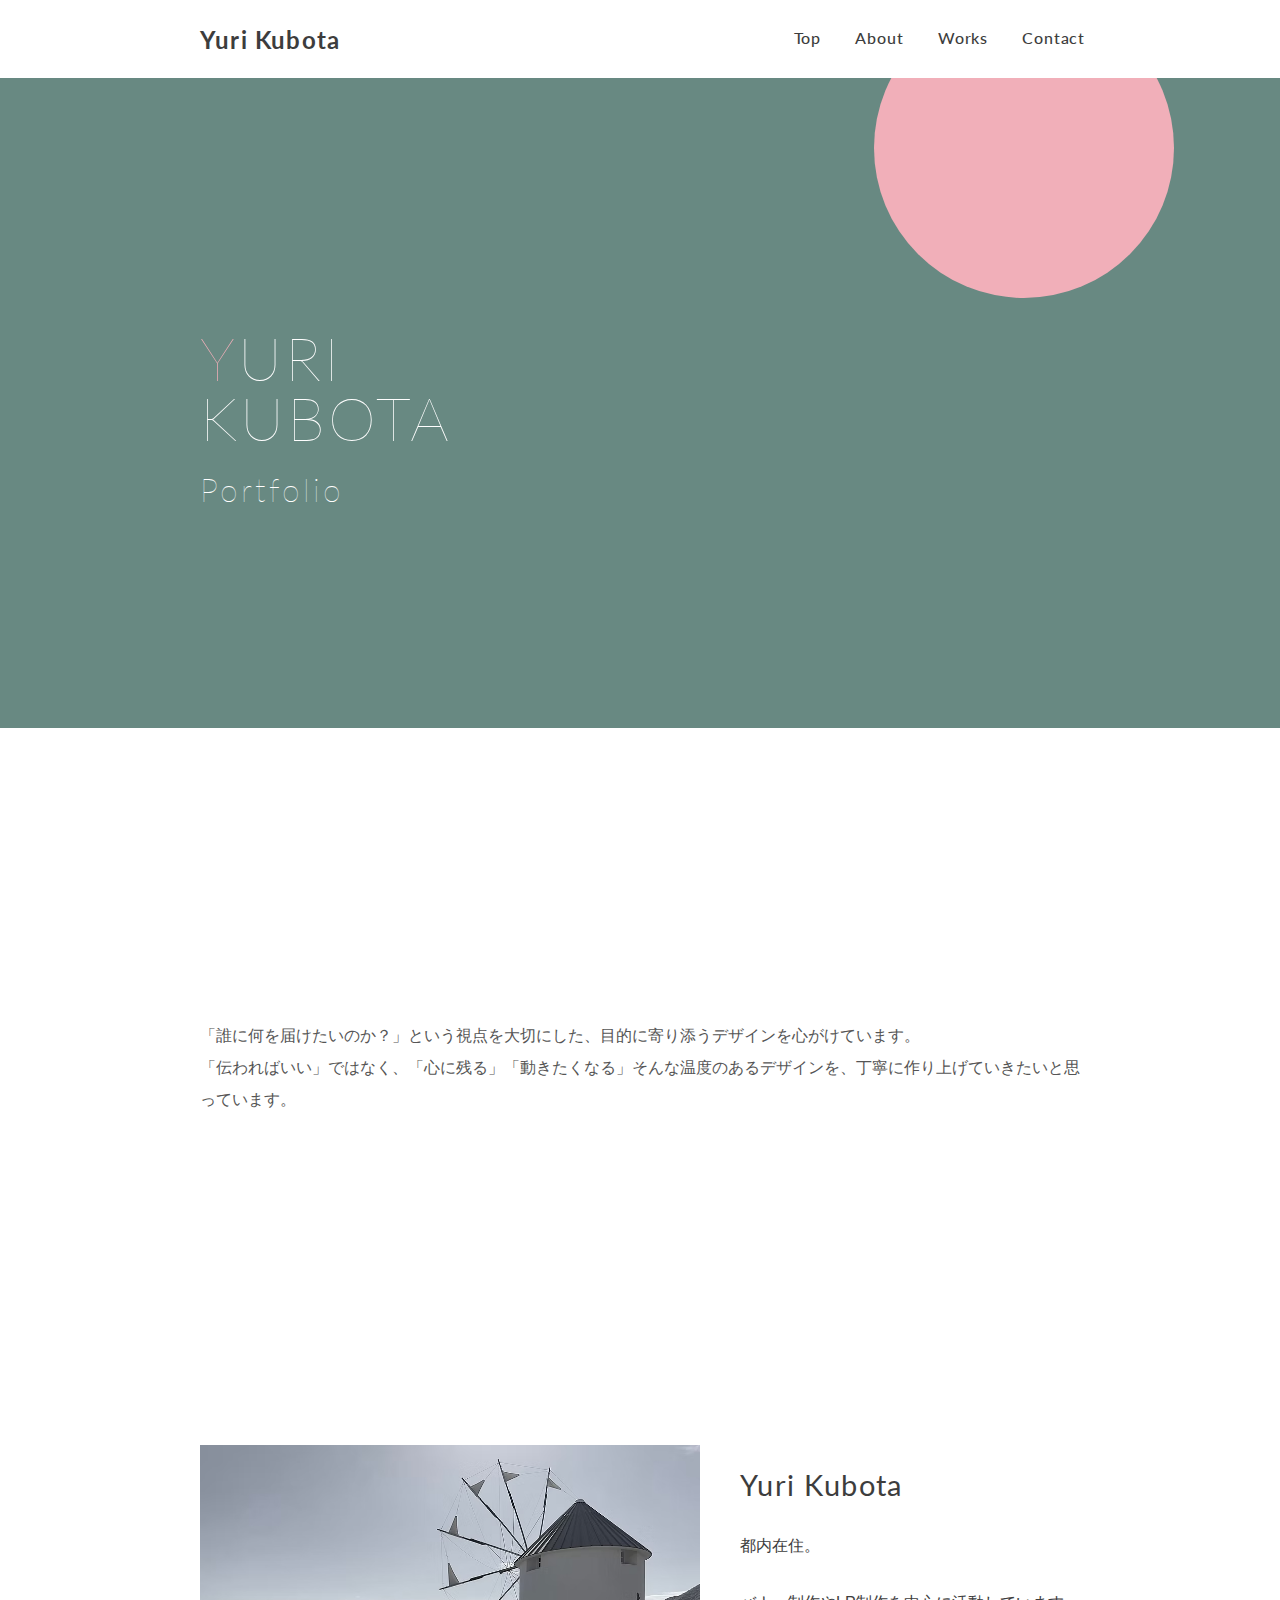
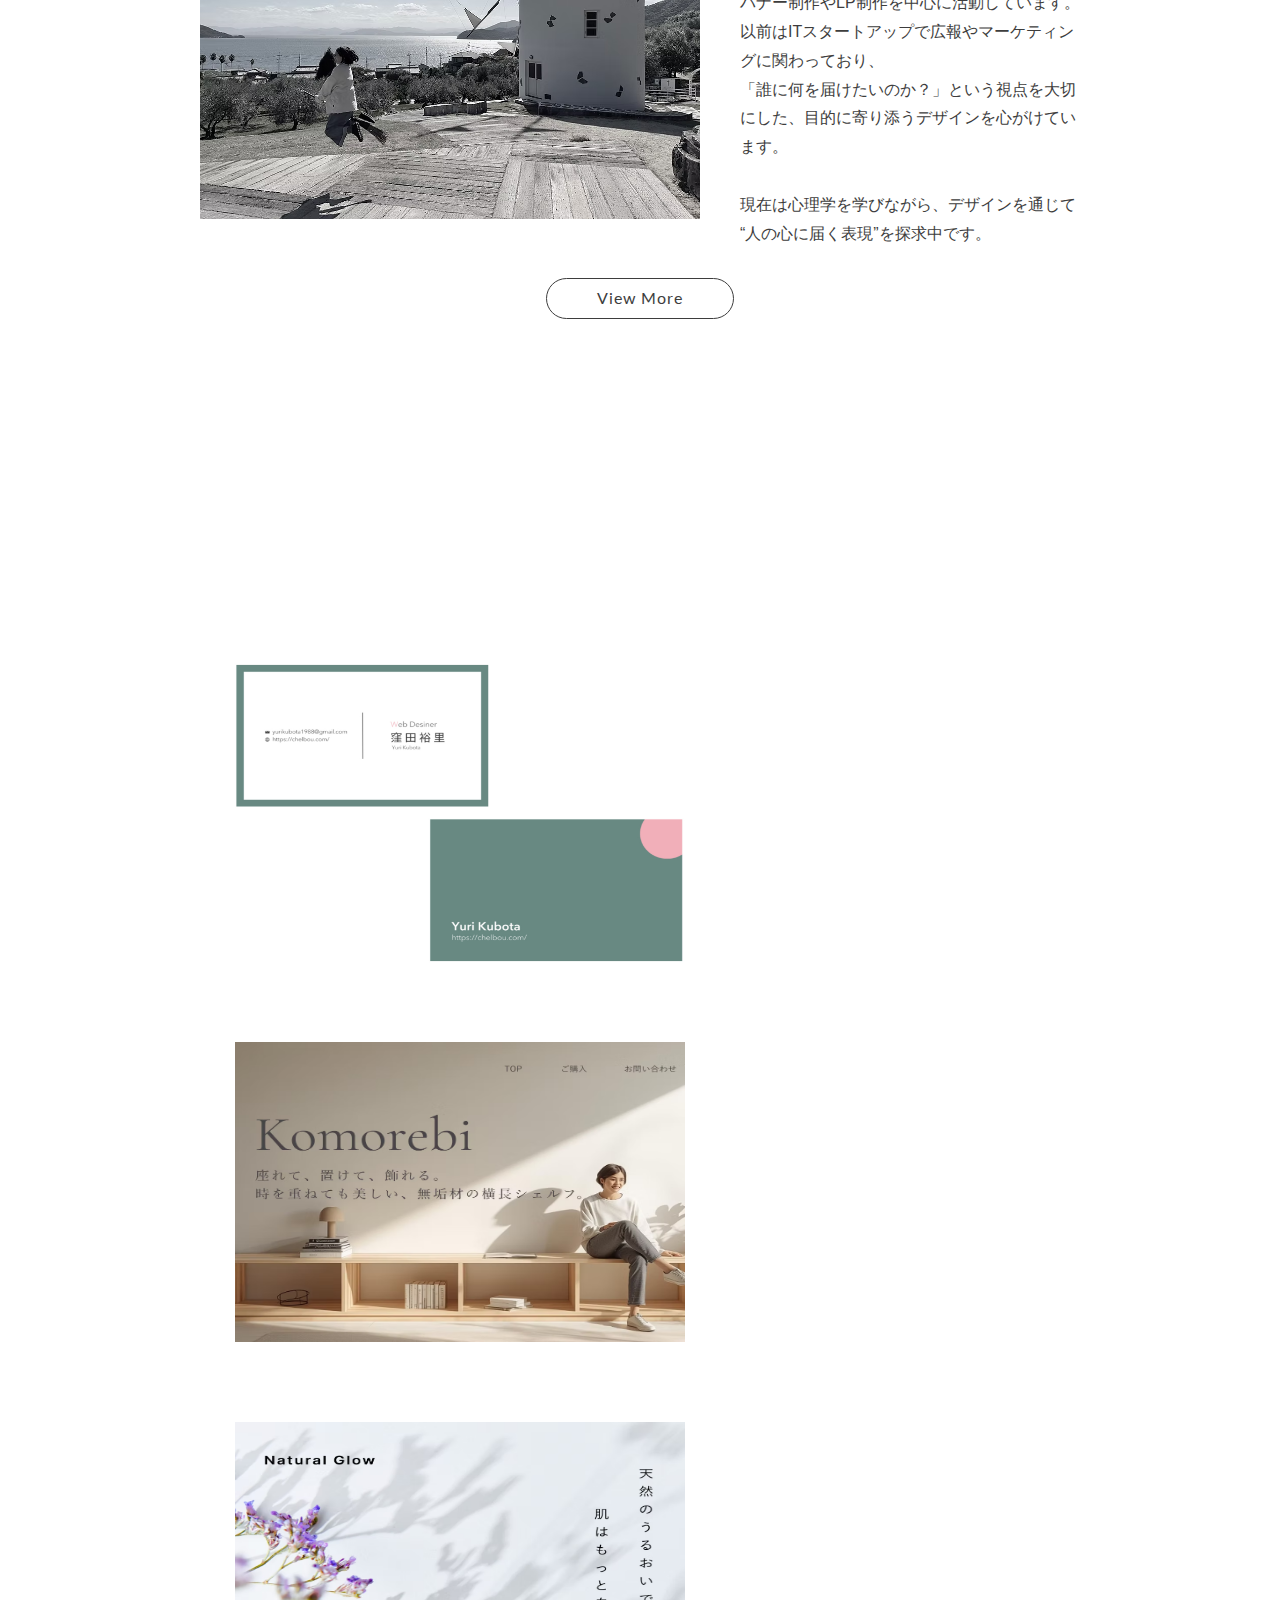
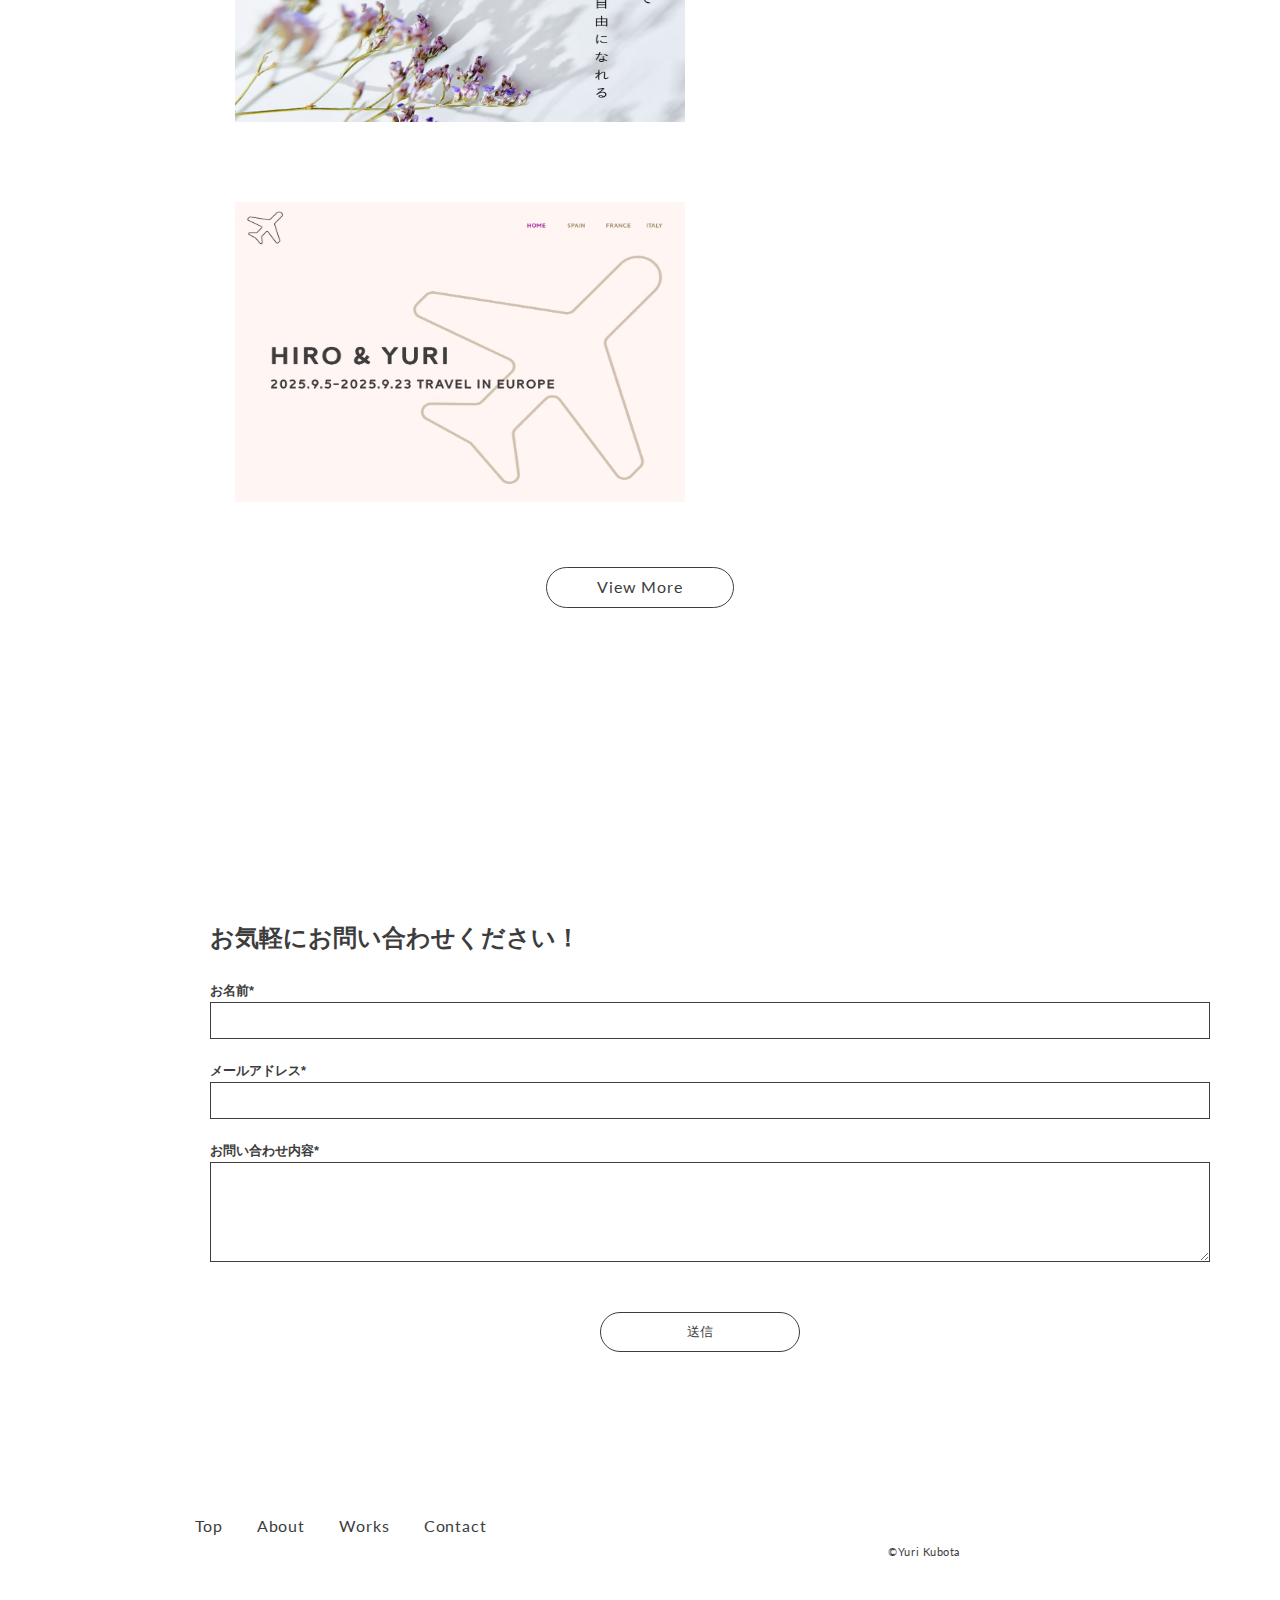
<file: index.html>
<!DOCTYPE html>
<html lang="ja">
<head>
  <meta charset="UTF-8">
  <meta name="viewport" content="width=device-width, initial-scale=1.0">
  <title>Yuri Kubota | Portfolio</title>
  <link href="https://fonts.googleapis.com/css2?family=Lato:wght@400;700&display=swap" rel="stylesheet">
  <link rel="stylesheet" href="style.css">
</head>
<body class="fade">
  <header>
    <h1><a href="index.html" class="en">Yuri Kubota</a></h1>
    <nav>
      <a href="index.html" class="en">Top</a>
      <a href="about.html" class="en">About</a>
      <a href="works.html" class="en">Works</a>
      <a href="#contact" class="en">Contact</a>
    </nav>
  </header>
<section id="main-visual">
  <!-- メインテキスト -->
  <div class="main-text en">
    <p><span class=highlight>Y</span>URI<br>
    KUBOTA<br>
    <span class=small>Portfolio</span></p>
  </div>

  <!-- 太陽 -->
  <div class="sun"></div>
</section>
<section id="chach">
  <div class="title-wrapper">
    <h1 class="title"><span class="highlight">伝</span>えるだけじゃなく、心に届くデザインを。</h1>
    <div class="underline"></div>
  </div>
  <p>
    「誰に何を届けたいのか？」という視点を大切にした、目的に寄り添うデザインを心がけています。<br>
    「伝わればいい」ではなく、「心に残る」「動きたくなる」そんな温度のあるデザインを、丁寧に作り上げていきたいと思っています。
  </p>
</section>

<section id="about">
  <div class="title-wrapper">
    <h1 class="title"><span class="en">Ab<span class="highlight">o</span>ut</span></h1>
    <div class="underline"></div>
  </div>
  <div class="about-content">
  <img src="images/monokuro_profile.avif" alt="プロフィール写真">
  <div class="about-text">
  <p class="en">Yuri Kubota</p>
  <p>
    都内在住。<br><br>
    バナー制作やLP制作を中心に活動しています。<br>
    以前はITスタートアップで広報やマーケティングに関わっており、<br>
    「誰に何を届けたいのか？」という視点を大切にした、目的に寄り添うデザインを心がけています。<br><br>
    現在は心理学を学びながら、デザインを通じて<br>
    “人の心に届く表現”を探求中です。
  </p>
   </div>
  </div>
  <a href="about.html" class="btn en">View More</a>
</section>

<section id="works">
  <div class="title-wrapper">
    <h1 class="title"><span class="en">W<span class="highlight">o</span>rks</h1>
    <div class="underline"></div>
  </div>
  <div class="works-gallery">
  <a href="works/meishi.html">
    <img src="images/meishi.jpg" alt="自分の名刺">
  </a>
  <a href="works/komorebi.html">
    <img src="images/Komorebi.avif" alt="Komorebi">
  </a>
  <a href="works/natural.html">
    <img src="images/Natural Grlow.avif" alt="Natural Glow">
  </a>
  <a href="works/tabi.html">
    <img src="images/tabi.avif" alt="旅のしおり">
  </a>
</div>
  <a href="works.html" class="btn en">View More</a>
</section>

<section id="contact">
  <div class="title-wrapper">
    <h1 class="title"><span class="en">Conta<span class="highlight">c</span>t</span></h1>
    <div class="underline"></div>
  </div>
  <form action="#">
    <h2>お気軽にお問い合わせください！</h2>
    <h4>お名前*</h4>
    <input type="text" name="name">
    <h4>メールアドレス*</h4>
    <input type="email" name="email">
    <h4>お問い合わせ内容*</h4>
    <textarea name="comment" cols="50" maxlength="300"></textarea><br>
    <input type="submit" value="送信">
  </form>
</section>
  <footer>
    <nav>
      <a href="top" class="en">Top</a>
      <a href="#about" class="en">About</a>
      <a href="works" class="en">Works</a>
      <a href="#contact" class="en">Contact</a>
    </nav>
    <p class="en">©Yuri Kubota</p>
  </footer>

  <script src="script.js"></script>
  <script>
  document.addEventListener("DOMContentLoaded", () => {
    document.body.classList.add("fade-in");

    const links = document.querySelectorAll("a:not([target='_blank'])");

    links.forEach(link => {
      link.addEventListener("click", e => {
        const href = link.getAttribute("href");

        if (!href || href.startsWith("#") || href.startsWith("javascript")) return;

        e.preventDefault();
        document.body.classList.add("fade-out");

        setTimeout(() => {
          window.location = href;
        }, 250);
      });
    });
  });
</script>
</body>
</html>
</file>
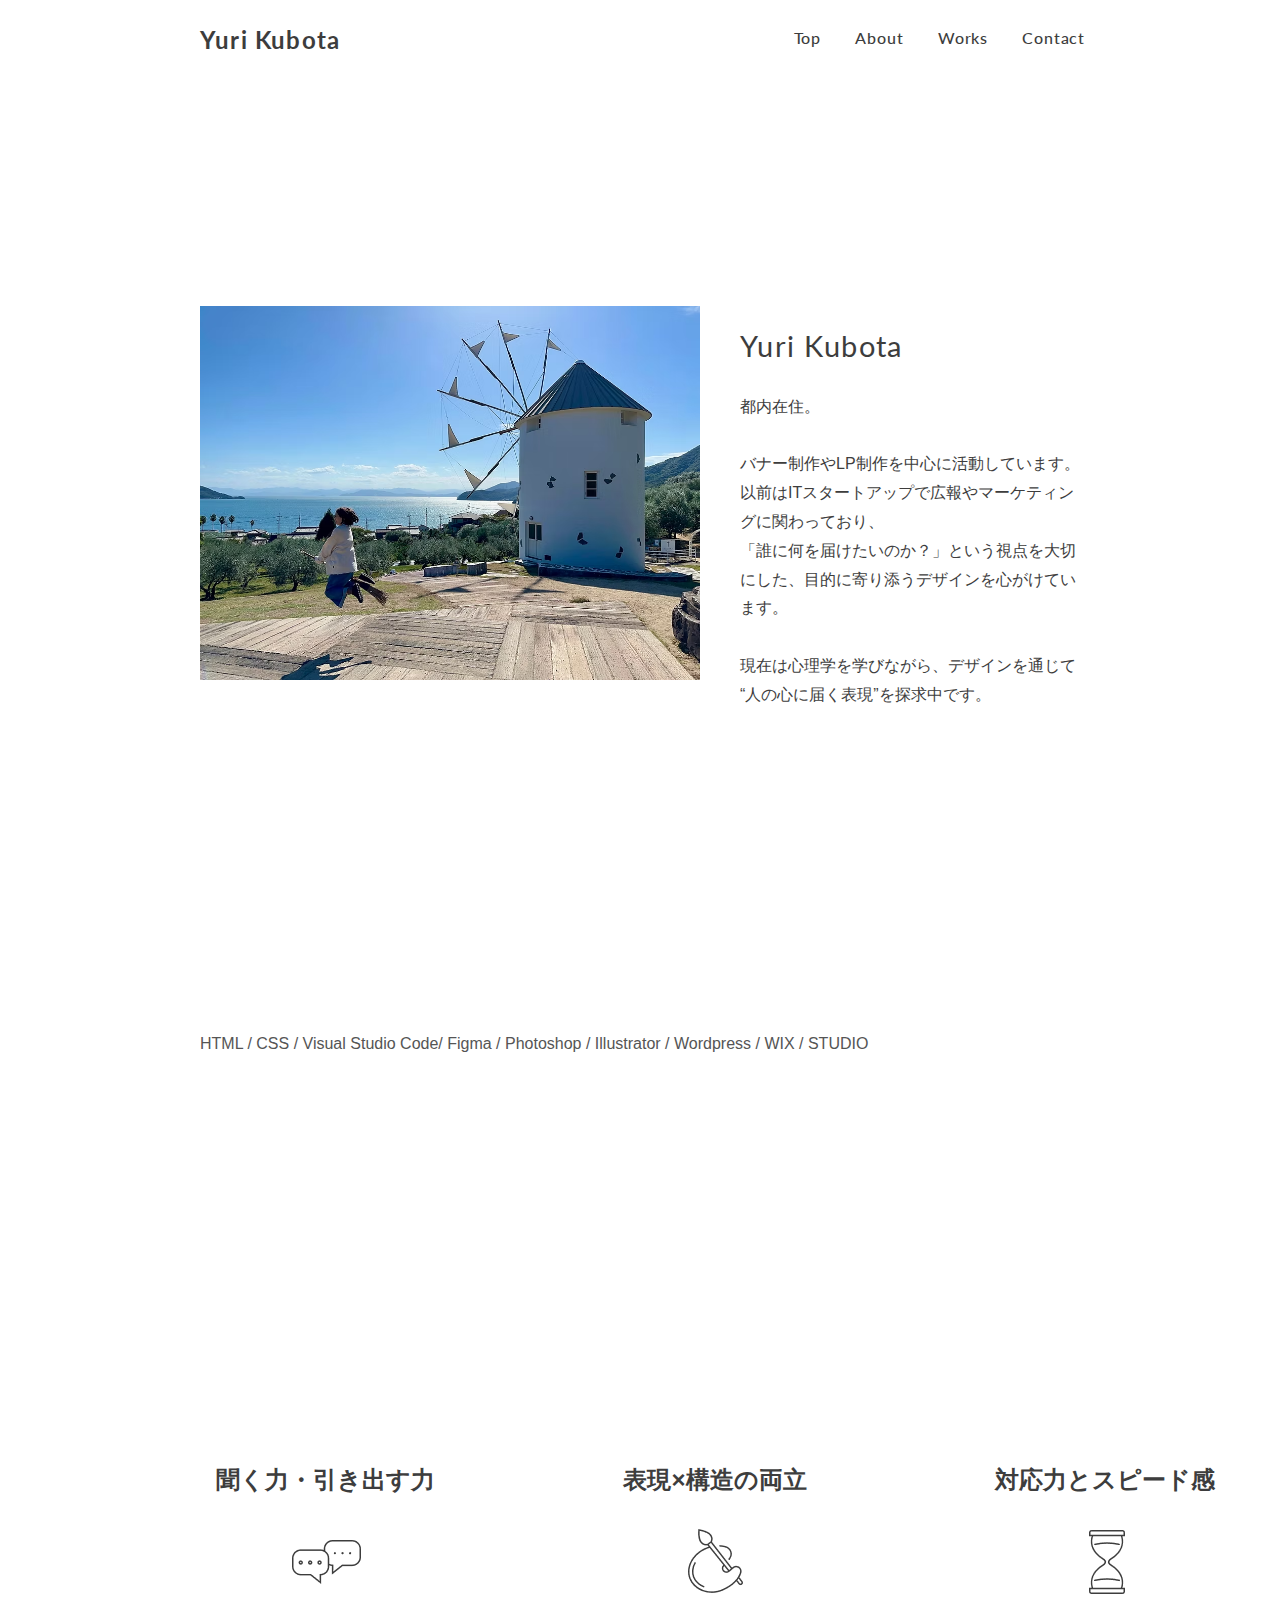
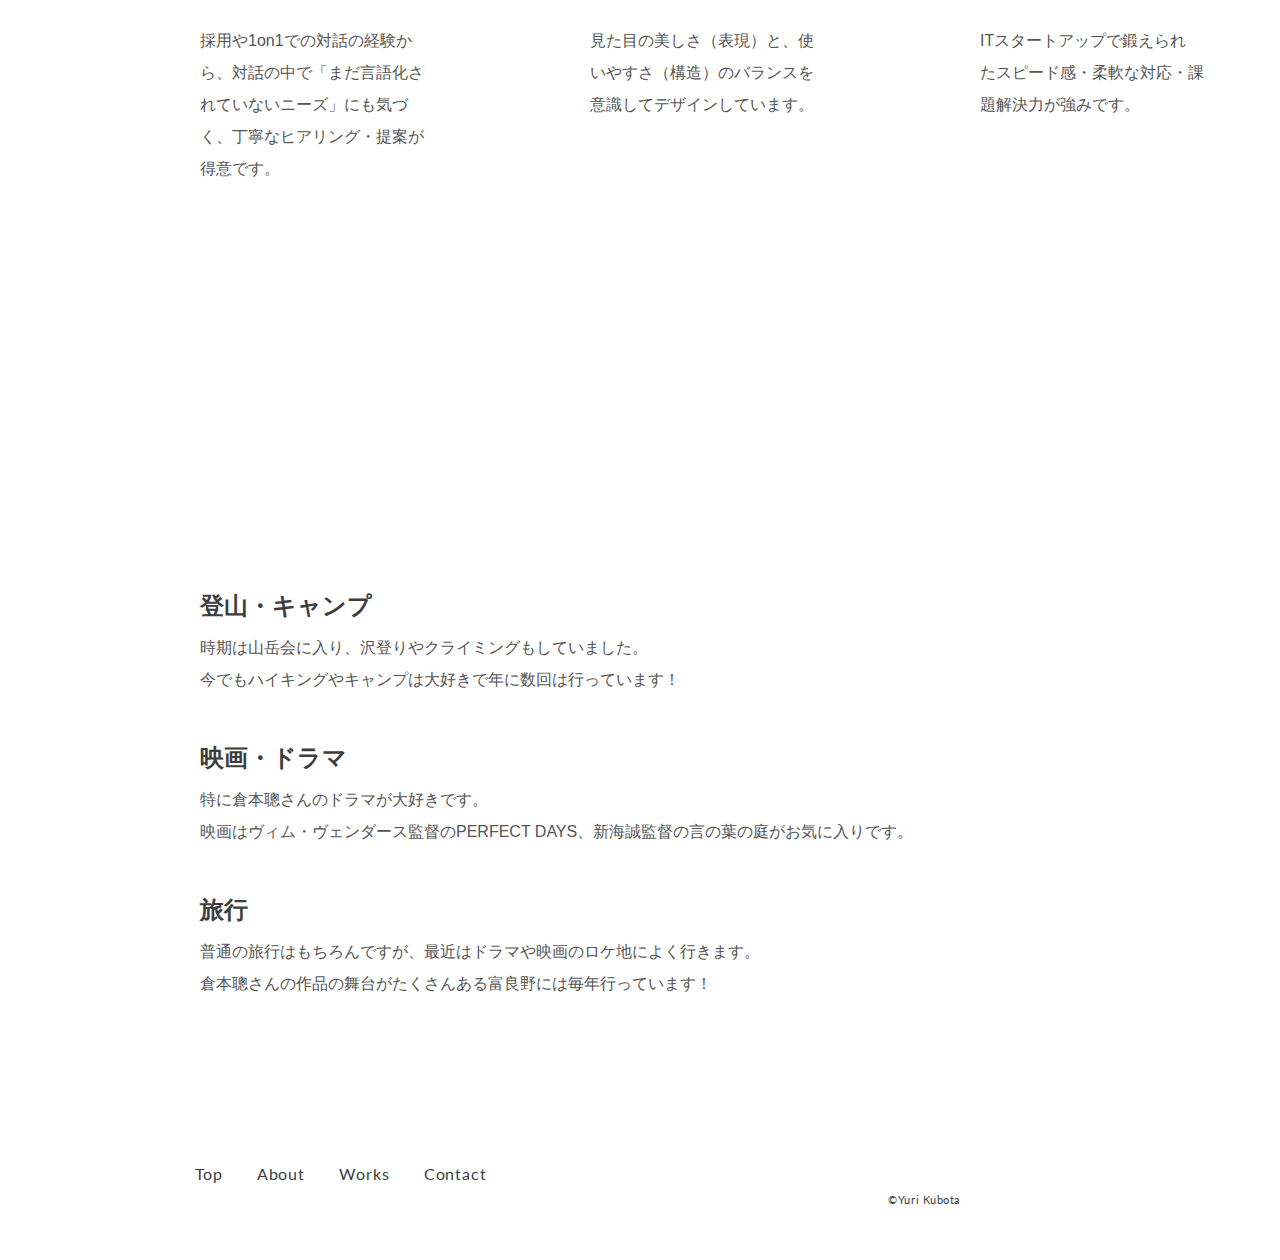
<file: about.html>
<!DOCTYPE html>
<html lang="ja">
<head>
  <meta charset="UTF-8">
  <meta name="viewport" content="width=device-width, initial-scale=1.0">
  <title>Yuri Kubota | Portfolio</title>
  <link href="https://fonts.googleapis.com/css2?family=Lato:wght@400;700&display=swap" rel="stylesheet">
  <link rel="stylesheet" href="style.css">
</head>
<body class="fade">
  <header>
    <h1><a href="index.html" class="en">Yuri Kubota</a></h1>
    <nav>
      <a href="index.html" class="en">Top</a>
      <a href="about.html" class="en">About</a>
      <a href="works.html" class="en">Works</a>
      <a href="index.html#contact" class="en">Contact</a>
    </nav>
  </header>
<section id="about">
  <div class="title-wrapper">
    <h1 class="title"><span class="en">Plofil<span class="highlight2">e</span></span></h1>
    <div class="underline"></div>
  </div>
  <div class="about-content">
  <img src="images/color_profile.avif" alt="プロフィール写真">
  <div class="about-text">
  <p class="en">Yuri Kubota</p>
  <p>
    都内在住。<br><br>
    バナー制作やLP制作を中心に活動しています。<br>
    以前はITスタートアップで広報やマーケティングに関わっており、<br>
    「誰に何を届けたいのか？」という視点を大切にした、目的に寄り添うデザインを心がけています。<br><br>
    現在は心理学を学びながら、デザインを通じて<br>
    “人の心に届く表現”を探求中です。
  </p>
   </div>
  </div>
</section>

<section id="skills">
  <div class="title-wrapper">
    <h1 class="title"><span class="en">S<span class="highlight">k</span>ills</h1>
    <div class="underline"></div>
  </div>
  <p>HTML / CSS / Visual Studio Code/ Figma / Photoshop / Illustrator / Wordpress / WIX / STUDIO</p>
</section>

<section id="strength">
  <div class="title-wrapper">
    <h1 class="title"><span class="en">Stren<span class="highlight">g</span>th</span></h1>
    <div class="underline"></div>
  </div>
  <div class="strengths-container">
    <div class="strength">
  <h4>聞く力・引き出す力</h4>
  <img src="images/fukidashi.png" alt="吹き出し">
  <p>
   採用や1on1での対話の経験か<br>
   ら、対話の中で「まだ言語化さ<br>
   れていないニーズ」にも気づ<br>
   く、丁寧なヒアリング・提案が<br>
   得意です。 
  </p>
  </div>
  <div class="strength">
  <h4>表現×構造の両立</h4>
  <img src="images/paretto.png" alt="パレット">
  <p>
   見た目の美しさ（表現）と、使<br>
   いやすさ（構造）のバランスを<br>
   意識してデザインしています。 
  </p>
  </div>
  <div class="strength">
  <h4>対応力とスピード感</h4>
  <img src="images/sunadokei.png" alt="砂時計">
  <p>
   ITスタートアップで鍛えられ<br>
   たスピード感・柔軟な対応・課<br>
   題解決力が強みです。
  </p>
  </div>
  </div>
</section>

<section id="hobby">
  <div class="title-wrapper">
    <h1 class="title"><span class="en"><span class="highlight">H</span>obby</span></h1>
    <div class="underline"></div>
  </div>
  <h4>登山・キャンプ</h4>
  <p>
   時期は山岳会に入り、沢登りやクライミングもしていました。<br>
   今でもハイキングやキャンプは大好きで年に数回は行っています！ 
  </p>
  <h4>映画・ドラマ</h4>
  <p>
   特に倉本聰さんのドラマが大好きです。<br>
   映画はヴィム・ヴェンダース監督のPERFECT DAYS、新海誠監督の言の葉の庭がお気に入りです。
  </p>
  <h4>旅行</h4>
  <p>
   普通の旅行はもちろんですが、最近はドラマや映画のロケ地によく行きます。<br>
   倉本聰さんの作品の舞台がたくさんある富良野には毎年行っています！
  </p>
</section>

  <footer>
    <nav>
      <a href="top" class="en">Top</a>
      <a href="#about" class="en">About</a>
      <a href="works" class="en">Works</a>
      <a href="#contact" class="en">Contact</a>
    </nav>
    <p class="en">©Yuri Kubota</p>
  </footer>

  <script src="script.js"></script>
  <script>
  document.addEventListener("DOMContentLoaded", () => {
    document.body.classList.add("fade-in");

    const links = document.querySelectorAll("a:not([target='_blank'])");

    links.forEach(link => {
      link.addEventListener("click", e => {
        const href = link.getAttribute("href");

        if (!href || href.startsWith("#") || href.startsWith("javascript")) return;

        e.preventDefault();
        document.body.classList.add("fade-out");

        setTimeout(() => {
          window.location = href;
        }, 400);
      });
    });
  });
</script>
</body>
</html>
</file>
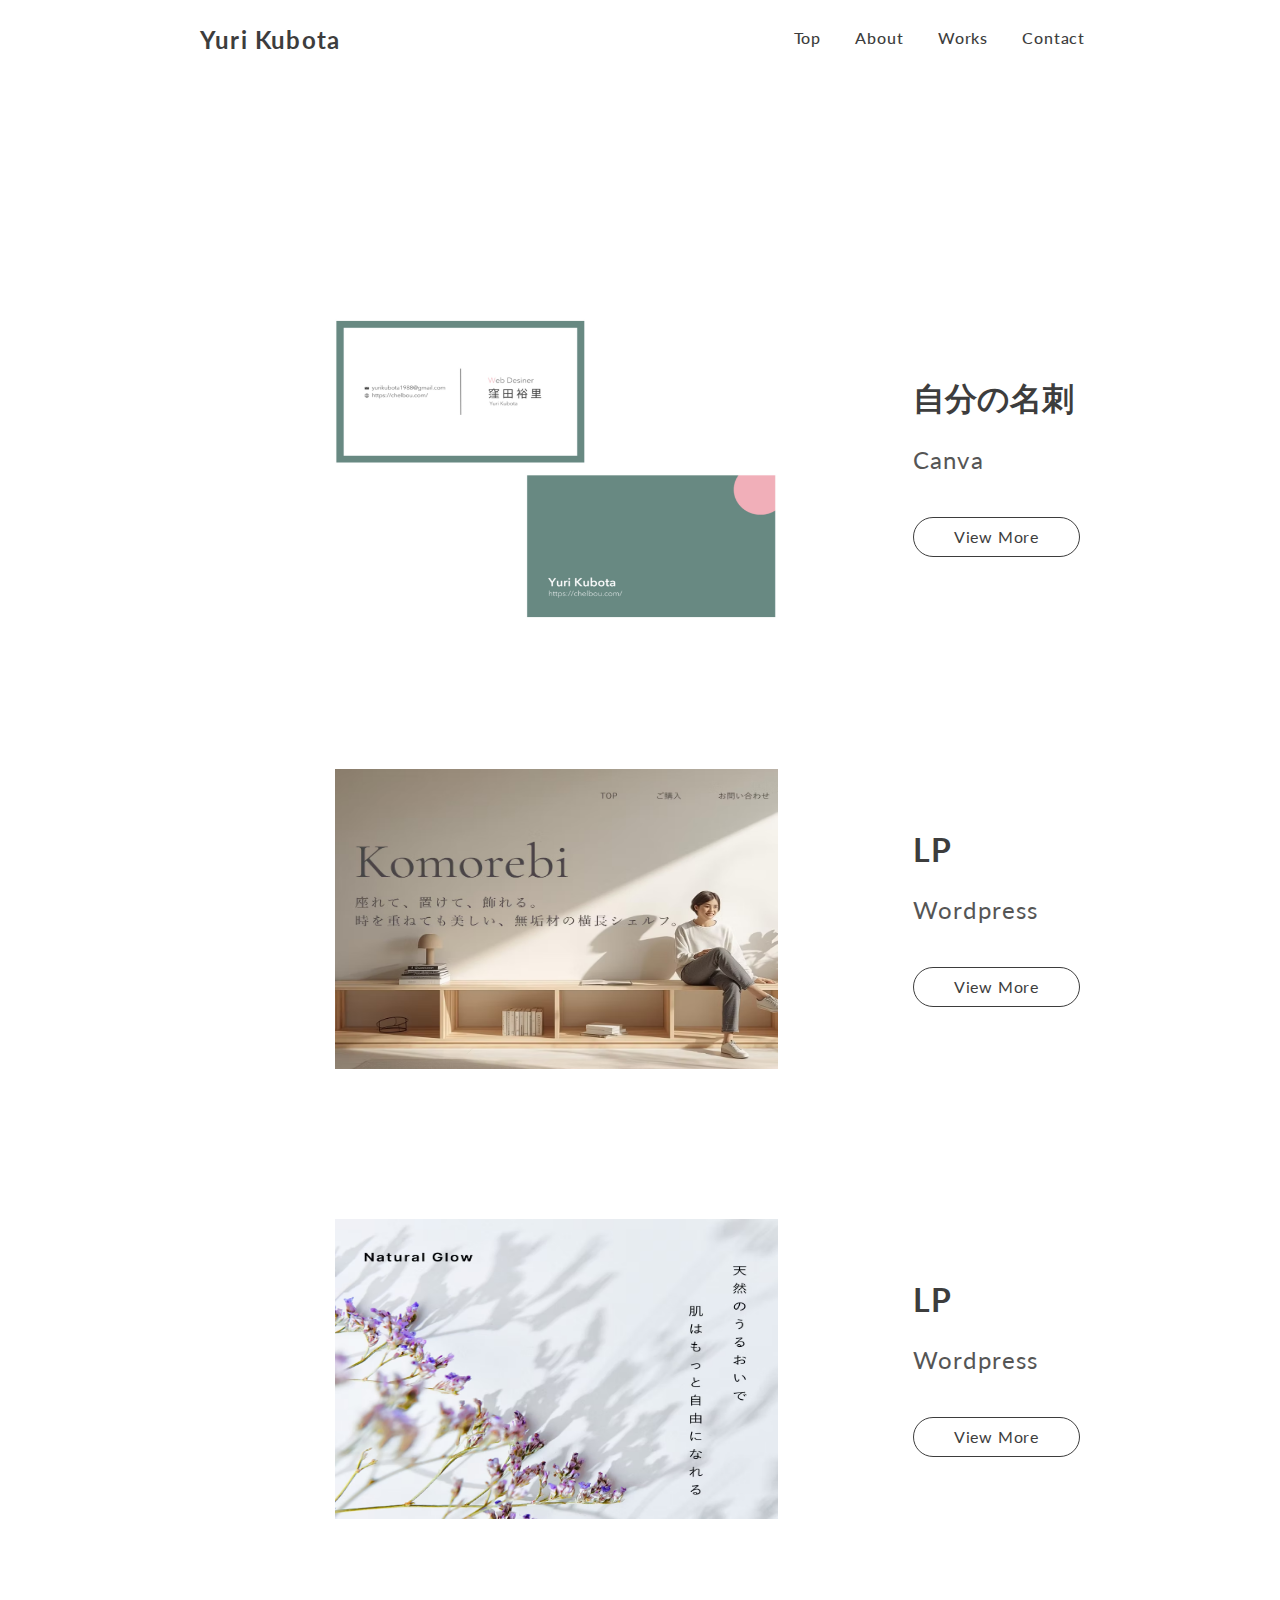
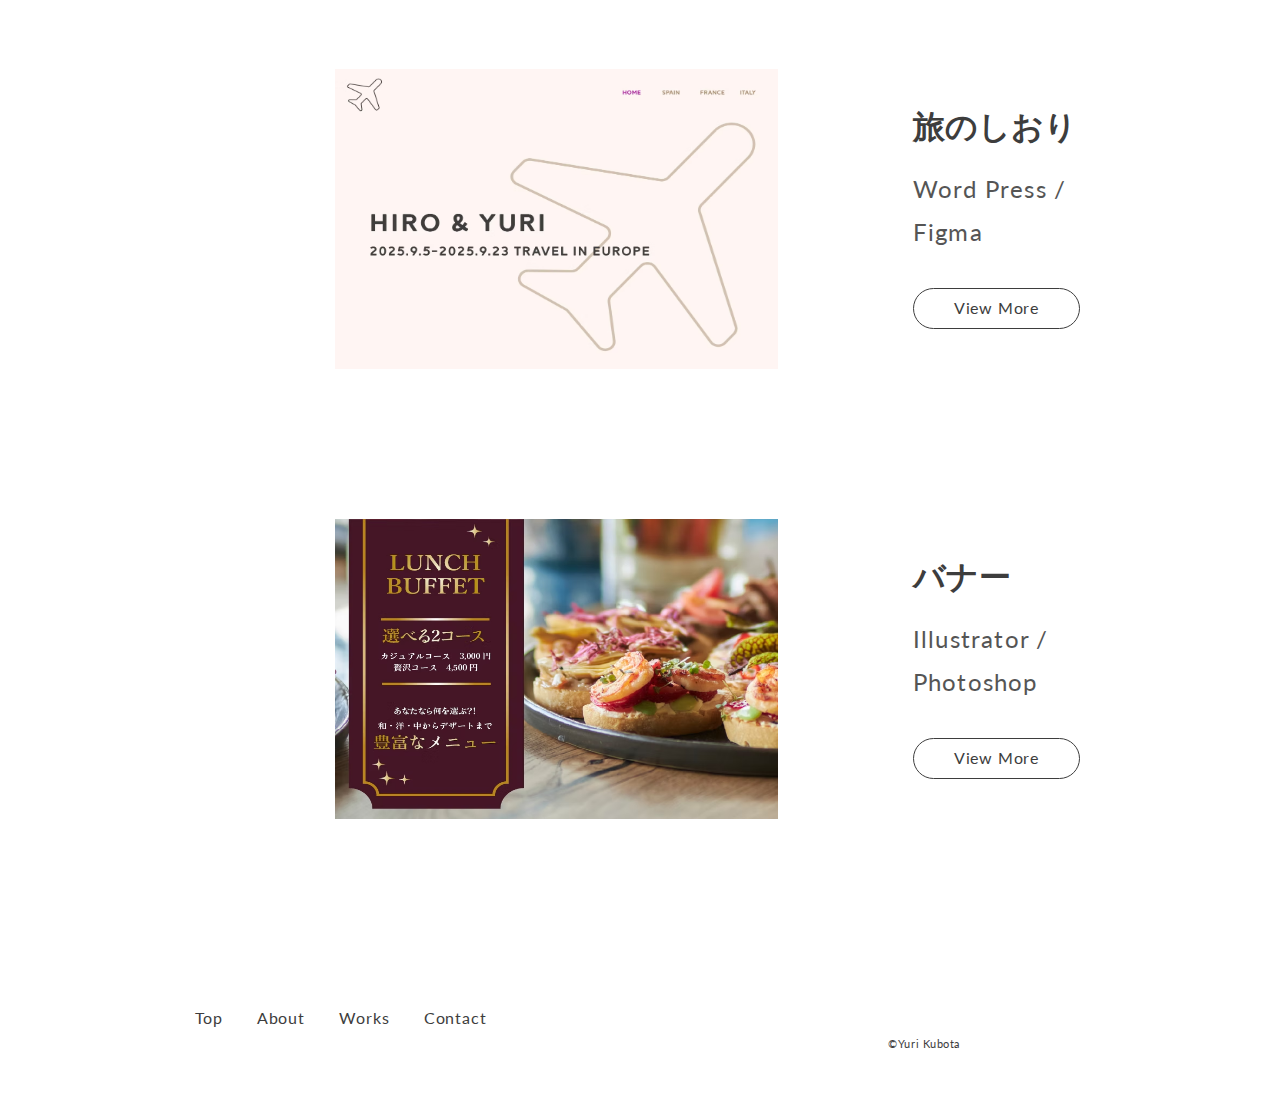
<file: works.html>
<!DOCTYPE html>
<html lang="ja">
<head>
  <meta charset="UTF-8">
  <meta name="viewport" content="width=device-width, initial-scale=1.0">
  <title>Yuri Kubota | Portfolio</title>
  <link href="https://fonts.googleapis.com/css2?family=Lato:wght@400;700&display=swap" rel="stylesheet">
  <link rel="stylesheet" href="css/reset.css">
  <link rel="stylesheet" href="css/style.css">
</head>
<body class="fade">
  <header>
    <h1><a href="index.html" class="en">Yuri Kubota</a></h1>
    <nav>
      <a href="index.html" class="en">Top</a>
      <a href="about.html" class="en">About</a>
      <a href="works.html" class="en">Works</a>
      <a href="index.html#contact" class="en">Contact</a>
    </nav>
  </header>
<section id="works">
  <div class="title-wrapper">
    <h1 class="title en">W<span class="highlight">o</span>rks</h1>
    <div class="underline"></div>
  </div>
  <div class="works">

  <div class="work-item">
   <img src="images/meishi.jpg" alt="自分の名刺">
   <div class="work-text">
   <h4>自分の名刺</h4>
   <p class="en">Canva</p>
   <a href="works/meishi.html" class="btn en">View More</a>
  </div>
  </div>


   <div class="work-item">
   <img src="images/Komorebi.avif" alt="Komorebi">
   <div class="work-text">
   <h4 class="en">LP</h4>
   <p class="en">Wordpress</p>
   <a href="works/komorebi.html" class="btn en">View More</a>
  </div>
  </div>

     <div class="work-item">
   <img src="images/Natural Grlow.avif" alt="Natural-Glow">
   <div class="work-text">
   <h4 class="en">LP</h4>
   <p class="en">Wordpress</p>
   <a href="works/natural.html" class="btn en">View More</a>
  </div>
  </div>
  

   <div class="work-item">
   <img src="images/tabi.avif" alt="旅のしおり">
   <div class="work-text">
   <h4>旅のしおり</h4>
   <p class="en">Word Press / Figma</p>
   <a href="works/tabi.html" class="btn en">View More</a>
  </div>
  </div>

  <div class="work-item">
   <img src="images/banner.avif" alt="バナー">
   <div class="work-text">
   <h4>バナー</h4>
   <p class="en">Illustrator / Photoshop</p>
   <a href="works/banner.html" class="btn en">View More</a>
  </div>
  </div>
</div>
 
</section>

  <footer>
    <nav>
      <a href="top" class="en">Top</a>
      <a href="#about" class="en">About</a>
      <a href="works" class="en">Works</a>
      <a href="#contact" class="en">Contact</a>
    </nav>
    <p class="en">©Yuri Kubota</p>
  </footer>

  <script src="js/script.js"></script>
  <script>
  document.addEventListener("DOMContentLoaded", () => {
    document.body.classList.add("fade-in");

    const links = document.querySelectorAll("a:not([target='_blank'])");

    links.forEach(link => {
      link.addEventListener("click", e => {
        const href = link.getAttribute("href");

        if (!href || href.startsWith("#") || href.startsWith("javascript")) return;

        e.preventDefault();
        document.body.classList.add("fade-out");

        setTimeout(() => {
          window.location = href;
        }, 400);
      });
    });
  });
</script>
</body>
</html>
</file>
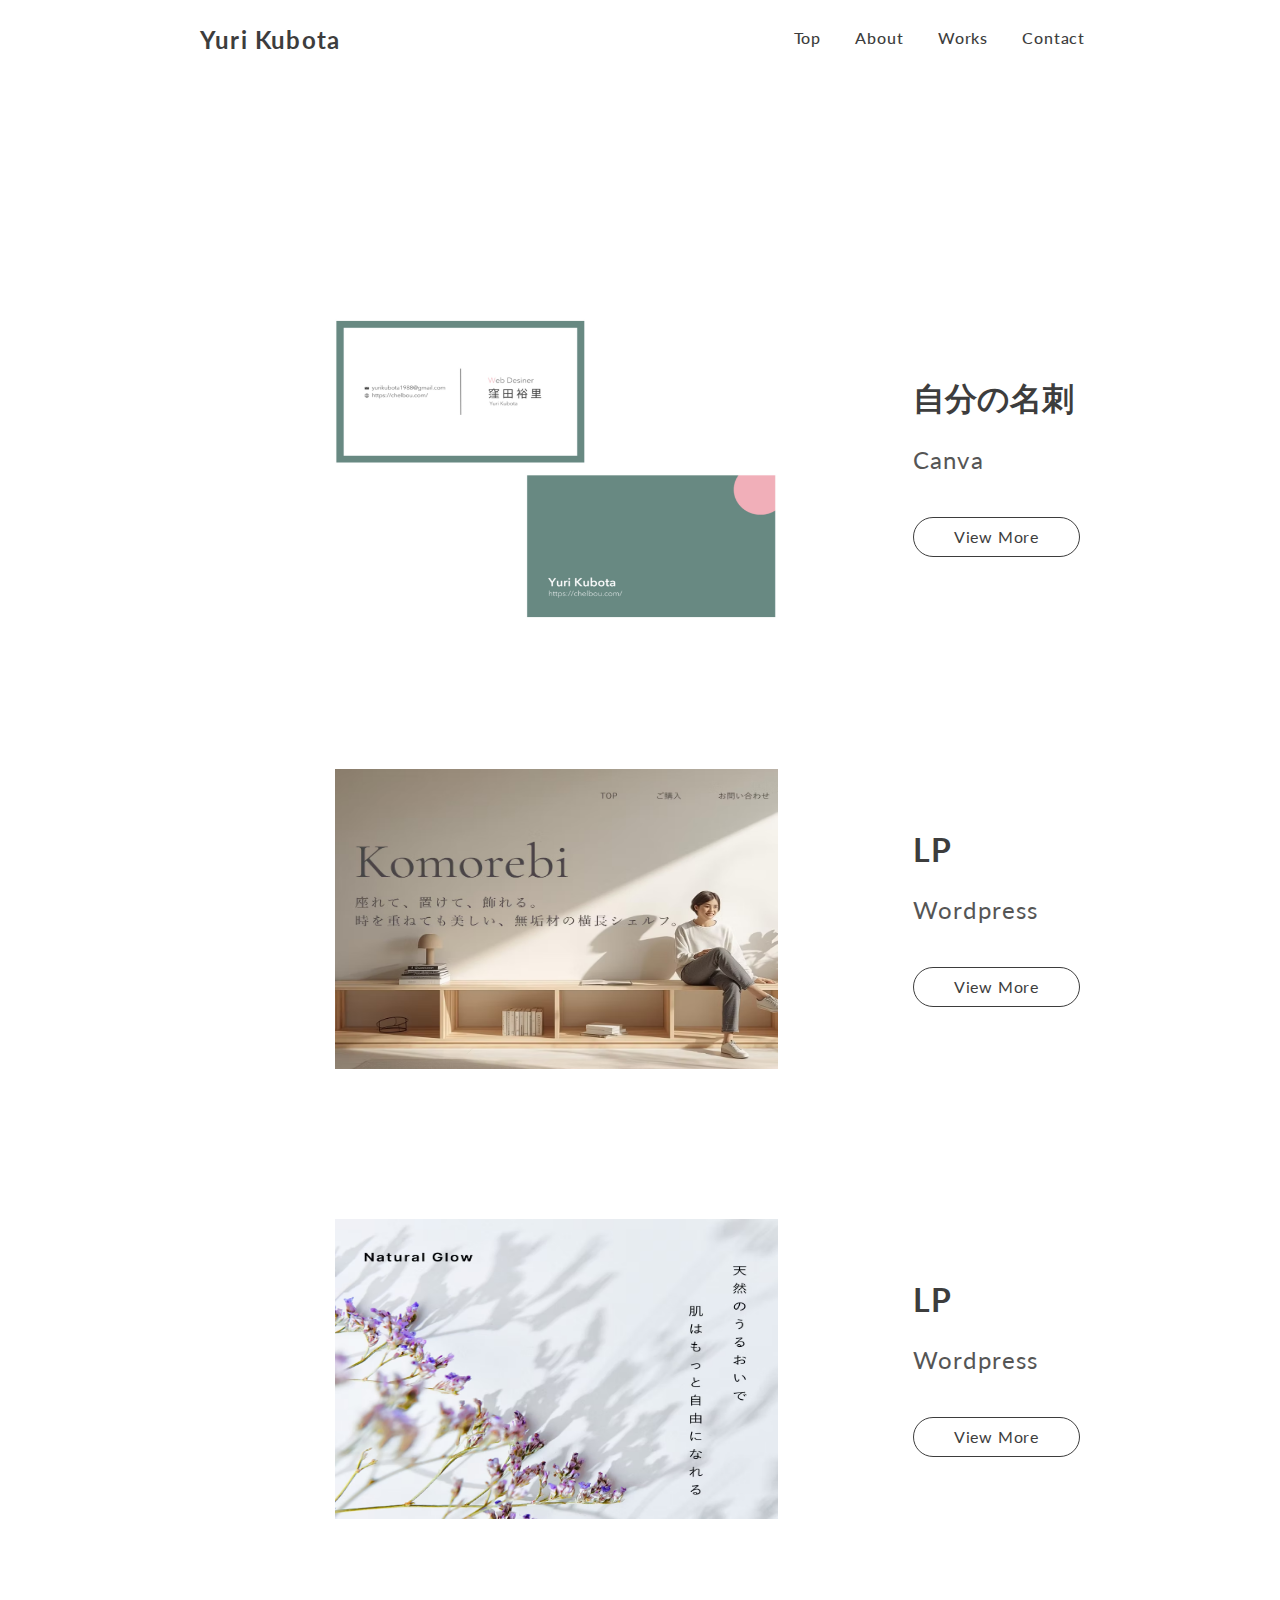
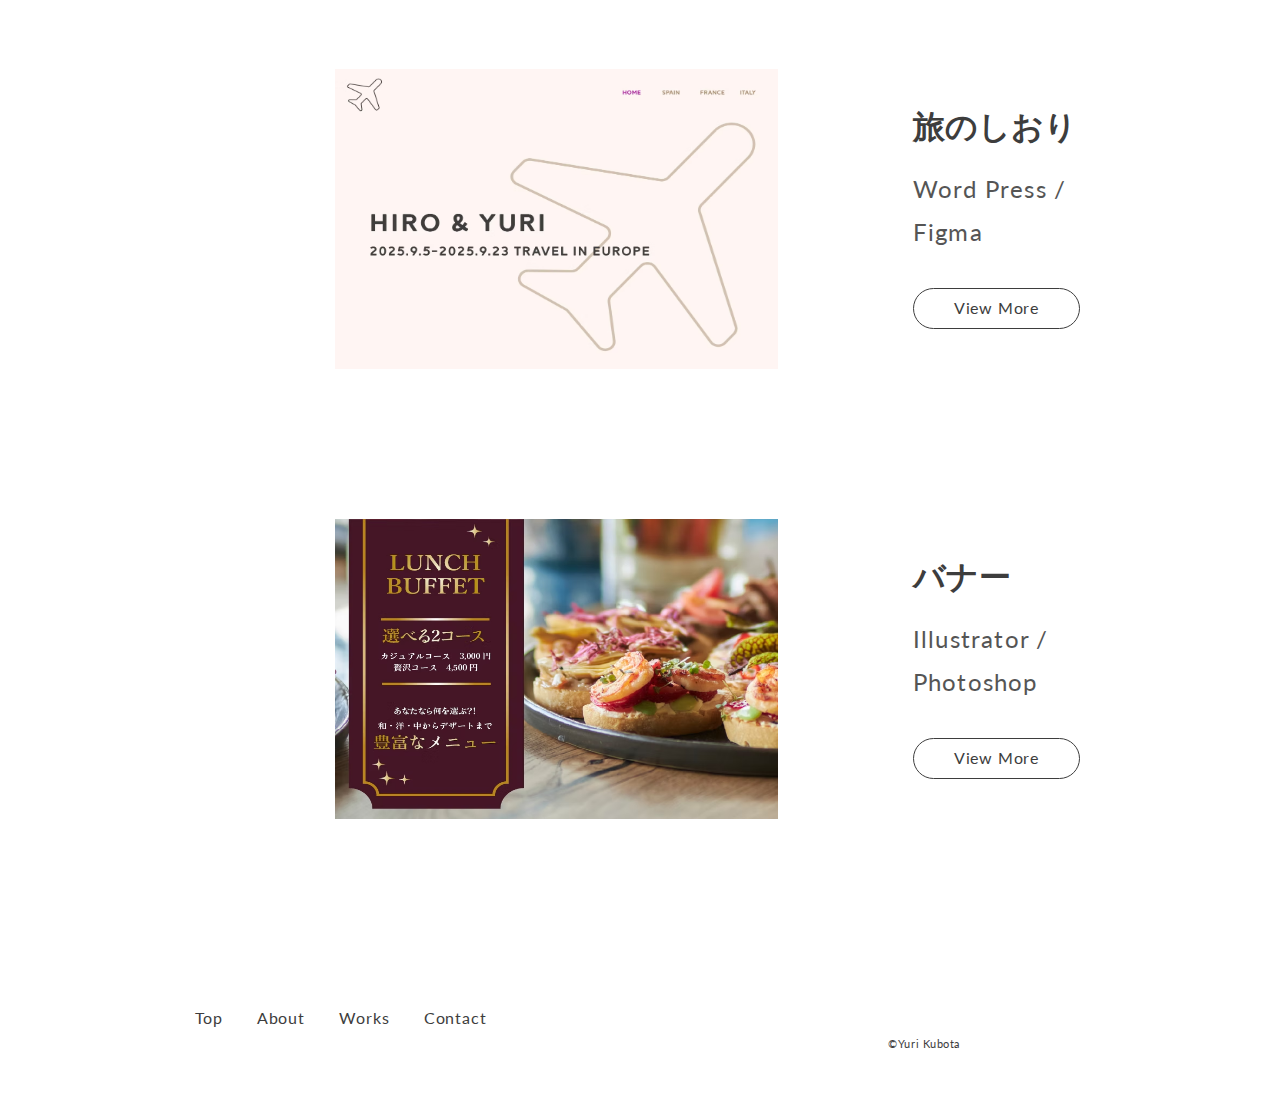
<file: Portfolio/works.html>
<!DOCTYPE html>
<html lang="ja">
<head>
  <meta charset="UTF-8">
  <meta name="viewport" content="width=device-width, initial-scale=1.0">
  <title>Yuri Kubota | Portfolio</title>
  <link href="https://fonts.googleapis.com/css2?family=Lato:wght@400;700&display=swap" rel="stylesheet">
  <link rel="stylesheet" href="style.css">
</head>
<body class="fade">
  <header>
    <h1><a href="index.html" class="en">Yuri Kubota</a></h1>
    <nav>
      <a href="index.html" class="en">Top</a>
      <a href="about.html" class="en">About</a>
      <a href="works.html" class="en">Works</a>
      <a href="index.html#contact" class="en">Contact</a>
    </nav>
  </header>
<section id="works">
  <div class="title-wrapper">
    <h1 class="title en">W<span class="highlight">o</span>rks</h1>
    <div class="underline"></div>
  </div>
  <div class="works">

  <div class="work-item">
   <img src="images/meishi.jpg" alt="自分の名刺">
   <div class="work-text">
   <h4>自分の名刺</h4>
   <p class="en">Canva</p>
   <a href="works/meishi.html" class="btn en">View More</a>
  </div>
  </div>


   <div class="work-item">
   <img src="images/Komorebi.avif" alt="Komorebi">
   <div class="work-text">
   <h4 class="en">LP</h4>
   <p class="en">Wordpress</p>
   <a href="works/komorebi.html" class="btn en">View More</a>
  </div>
  </div>

     <div class="work-item">
   <img src="images/Natural Grlow.avif" alt="Natural-Glow">
   <div class="work-text">
   <h4 class="en">LP</h4>
   <p class="en">Wordpress</p>
   <a href="works/natural.html" class="btn en">View More</a>
  </div>
  </div>
  

   <div class="work-item">
   <img src="images/tabi.avif" alt="旅のしおり">
   <div class="work-text">
   <h4>旅のしおり</h4>
   <p class="en">Word Press / Figma</p>
   <a href="works/tabi.html" class="btn en">View More</a>
  </div>
  </div>

  <div class="work-item">
   <img src="images/banner.avif" alt="バナー">
   <div class="work-text">
   <h4>バナー</h4>
   <p class="en">Illustrator / Photoshop</p>
   <a href="works/banner.html" class="btn en">View More</a>
  </div>
  </div>

 
</section>

  <footer>
    <nav>
      <a href="top" class="en">Top</a>
      <a href="#about" class="en">About</a>
      <a href="works" class="en">Works</a>
      <a href="#contact" class="en">Contact</a>
    </nav>
    <p class="en">©Yuri Kubota</p>
  </footer>

  <script src="script.js"></script>
  <script>
  document.addEventListener("DOMContentLoaded", () => {
    document.body.classList.add("fade-in");

    const links = document.querySelectorAll("a:not([target='_blank'])");

    links.forEach(link => {
      link.addEventListener("click", e => {
        const href = link.getAttribute("href");

        if (!href || href.startsWith("#") || href.startsWith("javascript")) return;

        e.preventDefault();
        document.body.classList.add("fade-out");

        setTimeout(() => {
          window.location = href;
        }, 400);
      });
    });
  });
</script>
</body>
</html>
</file>
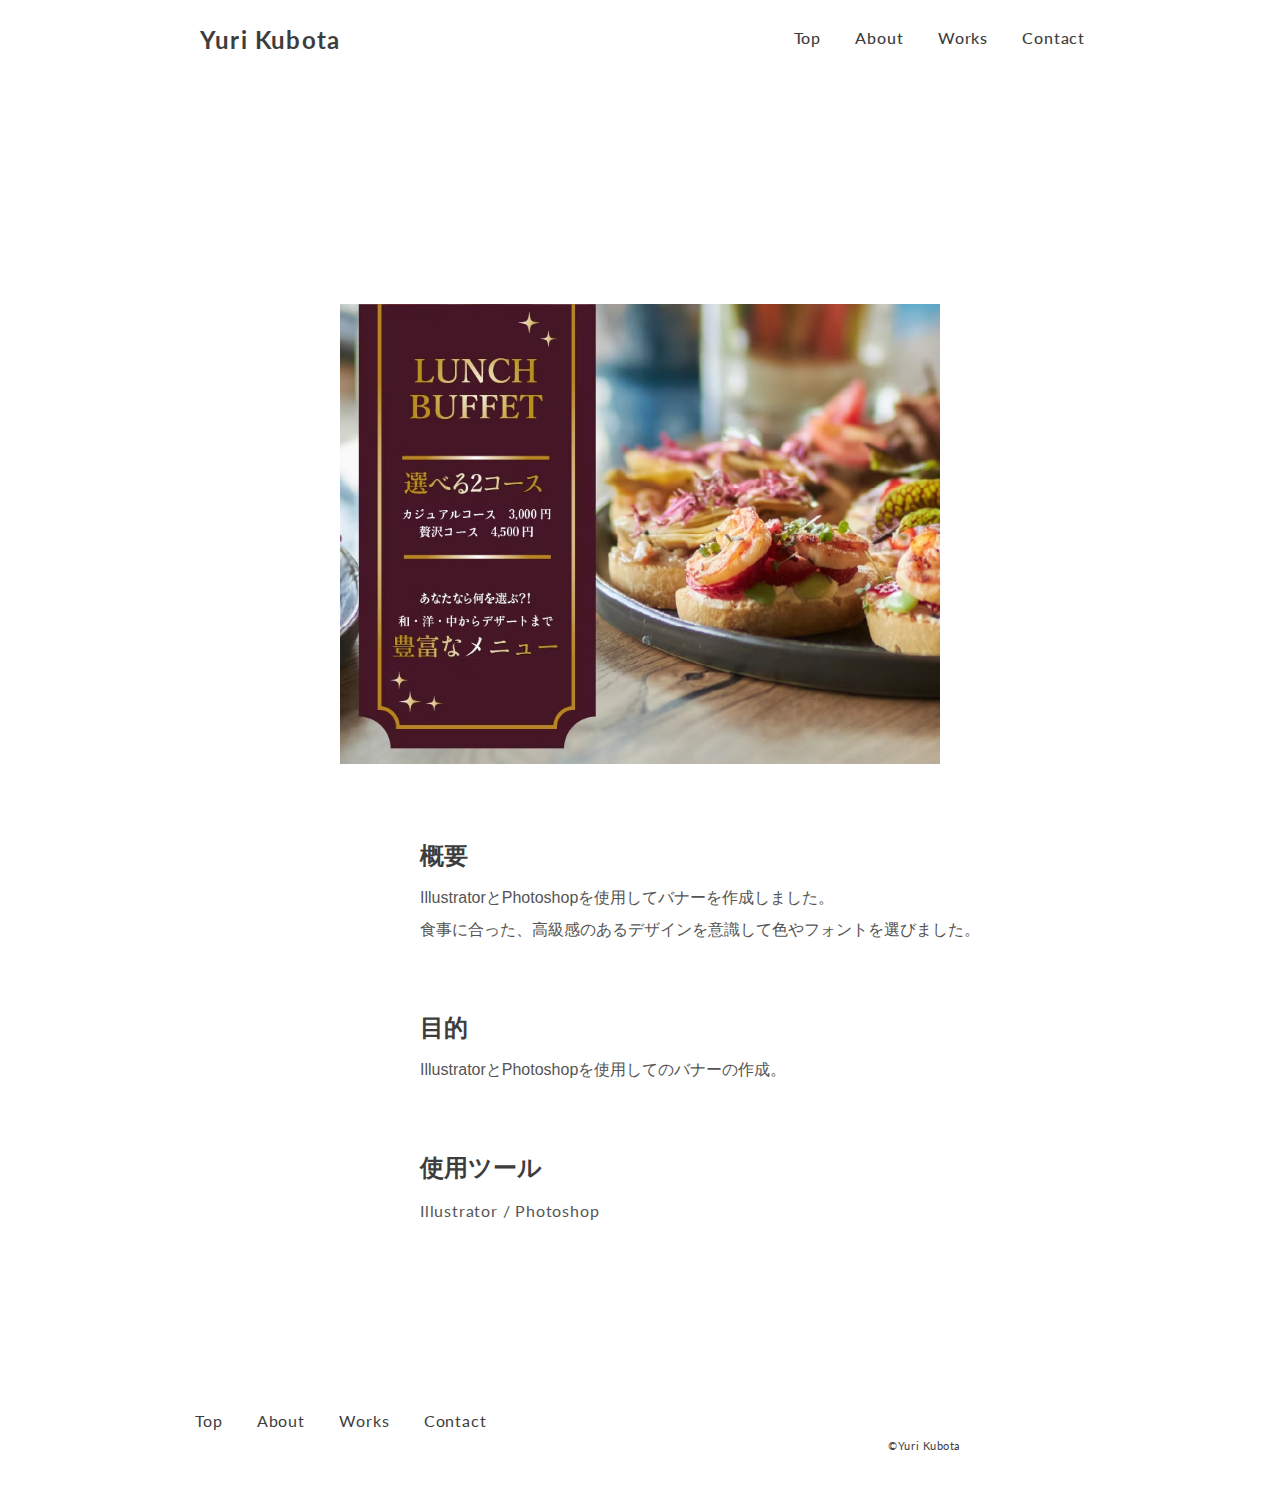
<file: works/banner.html>
<!DOCTYPE html>
<html lang="ja">
<head>
  <meta charset="UTF-8">
  <meta name="viewport" content="width=device-width, initial-scale=1.0">
  <title>Yuri Kubota | Portfolio</title>
  <link href="https://fonts.googleapis.com/css2?family=Lato:wght@400;700&display=swap" rel="stylesheet">
  <link rel="stylesheet" href="../style.css">
</head>
<body class="fade">
  <header>
    <h1><a href="index.html" class="en">Yuri Kubota</a></h1>
    <nav>
      <a href="../index.html" class="en">Top</a>
      <a href="../about.html" class="en">About</a>
      <a href="../works.html" class="en">Works</a>
      <a href="../index.html#contact" class="en">Contact</a>
    </nav>
  </header>
<section id="banner">
  <div class="title-wrapper">
    <h1 class="title">バ<span class="highlight">ナ</span>ー</h1>
    <div class="underline"></div>
  </div>
  <div>
   <img src="../images/banner.avif" alt="バナー">
   <h4>概要</h4>
   <p>IllustratorとPhotoshopを使用してバナーを作成しました。<br>
    食事に合った、高級感のあるデザインを意識して色やフォントを選びました。
    </p>
    <h4>目的</h4>
   <p>IllustratorとPhotoshopを使用してのバナーの作成。
    </p>
    <h4>使用ツール</h4>
   <p class="en">Illustrator / Photoshop</p>
  </div>
  </div>

</section>

  <footer>
    <nav>
      <a href="../index.html" class="en">Top</a>
      <a href="../about.html" class="en">About</a>
      <a href="../works.html" class="en">Works</a>
      <a href="../index.html#contact" class="en">Contact</a>
    </nav>
    <p class="en">©Yuri Kubota</p>
  </footer>

  <script src="../script.js"></script>
  <script>
  document.addEventListener("DOMContentLoaded", () => {
    document.body.classList.add("fade-in");

    const links = document.querySelectorAll("a:not([target='_blank'])");

    links.forEach(link => {
      link.addEventListener("click", e => {
        const href = link.getAttribute("href");

        if (!href || href.startsWith("#") || href.startsWith("javascript")) return;

        e.preventDefault();
        document.body.classList.add("fade-out");

        setTimeout(() => {
          window.location = href;
        }, 400);
      });
    });
  });
</script>
</body>
</html>
</file>
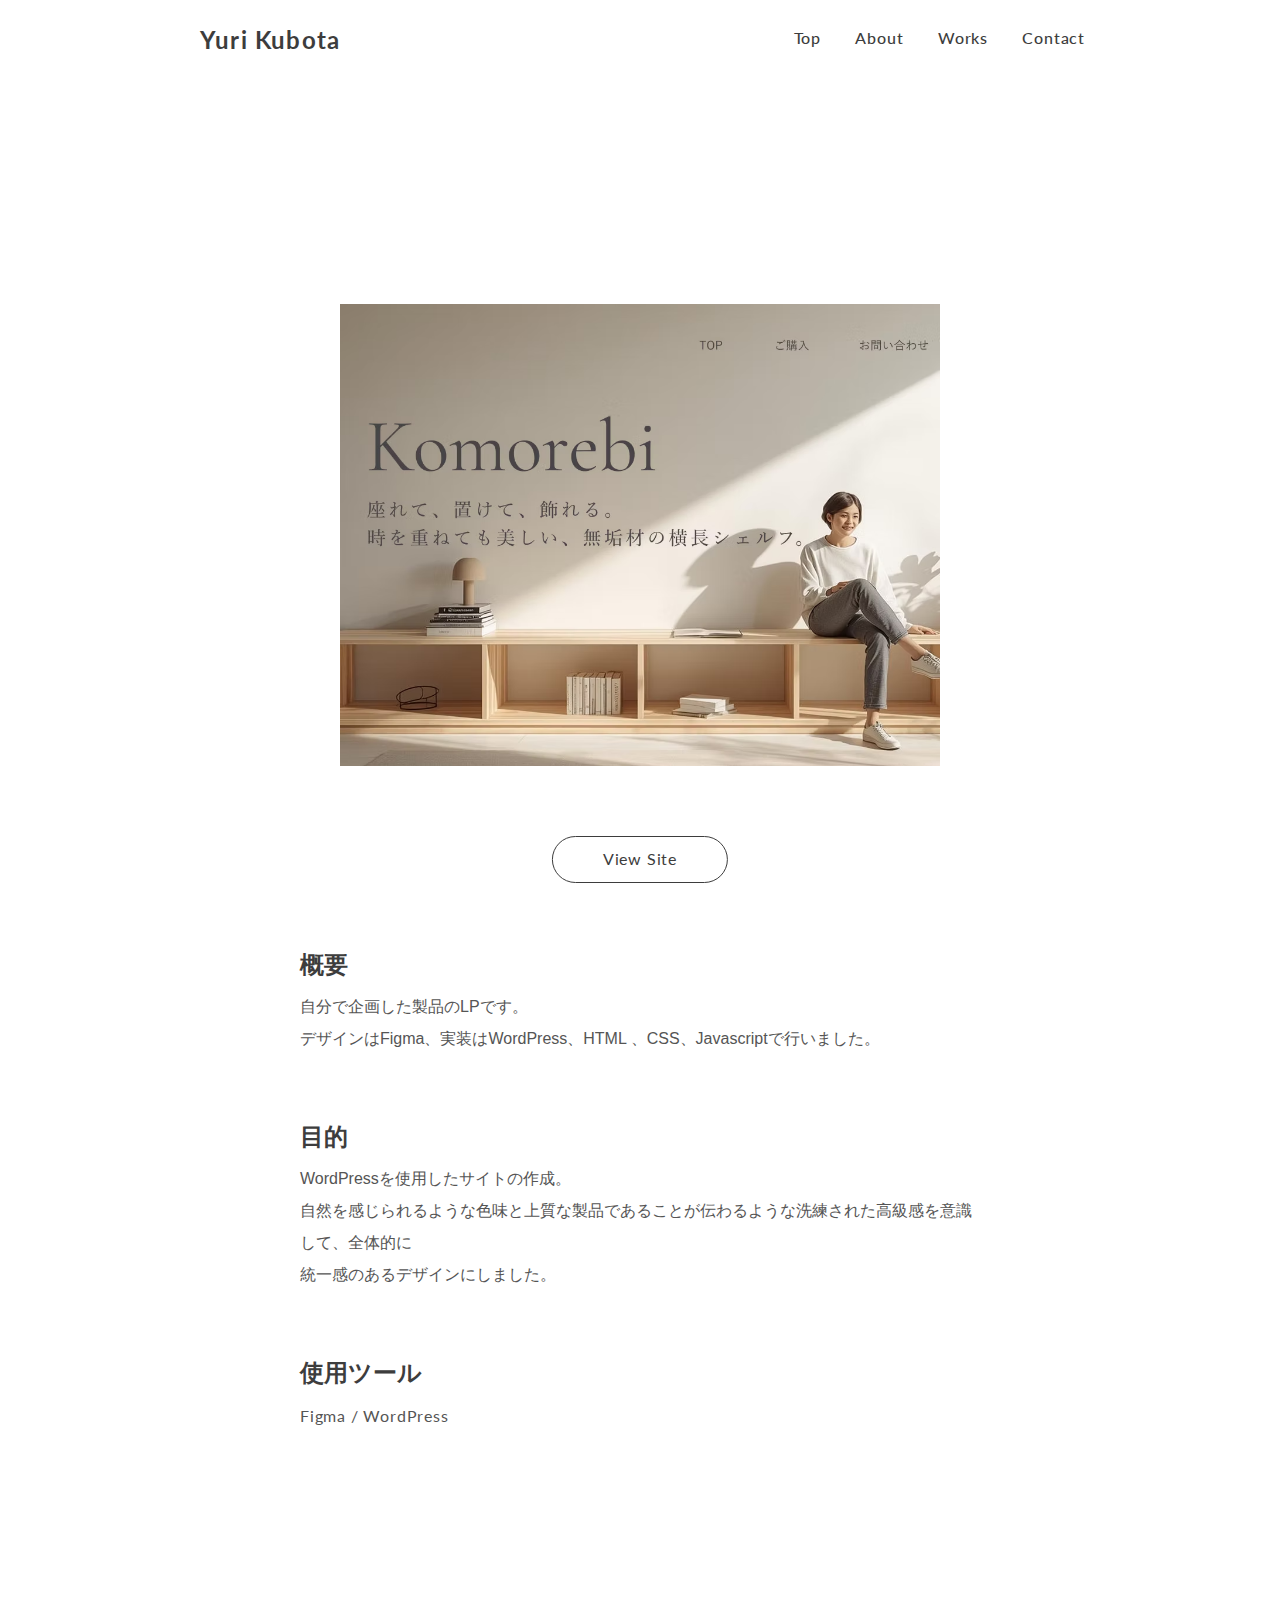
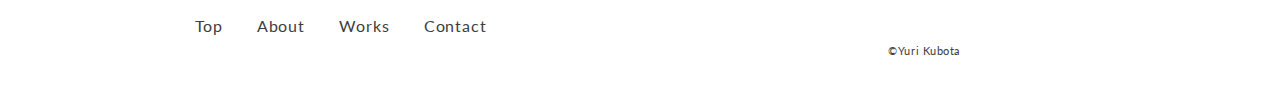
<file: works/komorebi.html>
<!DOCTYPE html>
<html lang="ja">
<head>
  <meta charset="UTF-8">
  <meta name="viewport" content="width=device-width, initial-scale=1.0">
  <title>Yuri Kubota | Portfolio</title>
  <link href="https://fonts.googleapis.com/css2?family=Lato:wght@400;700&display=swap" rel="stylesheet">
  <link rel="stylesheet" href="../style.css">
</head>
<body class="fade">
  <header>
    <h1><a href="index.html" class="en">Yuri Kubota</a></h1>
    <nav>
      <a href="../index.html" class="en">Top</a>
      <a href="../about.html" class="en">About</a>
      <a href="../works.html" class="en">Works</a>
      <a href="../index.html#contact" class="en">Contact</a>
    </nav>
  </header>
<section id="komorebi">
  <div class="title-wrapper">
    <h1 class="title en">L<span class="highlight">P</span></h1>
    <div class="underline"></div>
  </div>
  <div>
   <img src="../images/Komorebi.avif" alt="Komorebi">
   <a href="https://komorebi.chelbou.com/" class="btn en">View Site</a>
   <h4>概要</h4>
   <p>自分で企画した製品のLPです。<br>
    デザインはFigma、実装はWordPress、HTML 、CSS、Javascriptで行いました。
    </p>
    <h4>目的</h4>
   <p>WordPressを使用したサイトの作成。<br>
    自然を感じられるような色味と上質な製品であることが伝わるような洗練された高級感を意識して、全体的に<br>
    統一感のあるデザインにしました。
    </p>
    <h4>使用ツール</h4>
   <p class="en">Figma / WordPress</p>
  </div>
  </div>

</section>

  <footer>
    <nav>
      <a href="top" class="en">Top</a>
      <a href="#about" class="en">About</a>
      <a href="works" class="en">Works</a>
      <a href="#contact" class="en">Contact</a>
    </nav>
    <p class="en">©Yuri Kubota</p>
  </footer>

  <script src="../script.js"></script>
  <script>
  document.addEventListener("DOMContentLoaded", () => {
    document.body.classList.add("fade-in");

    const links = document.querySelectorAll("a:not([target='_blank'])");

    links.forEach(link => {
      link.addEventListener("click", e => {
        const href = link.getAttribute("href");

        if (!href || href.startsWith("#") || href.startsWith("javascript")) return;

        e.preventDefault();
        document.body.classList.add("fade-out");

        setTimeout(() => {
          window.location = href;
        }, 400);
      });
    });
  });
</script>
</body>
</html>
</file>
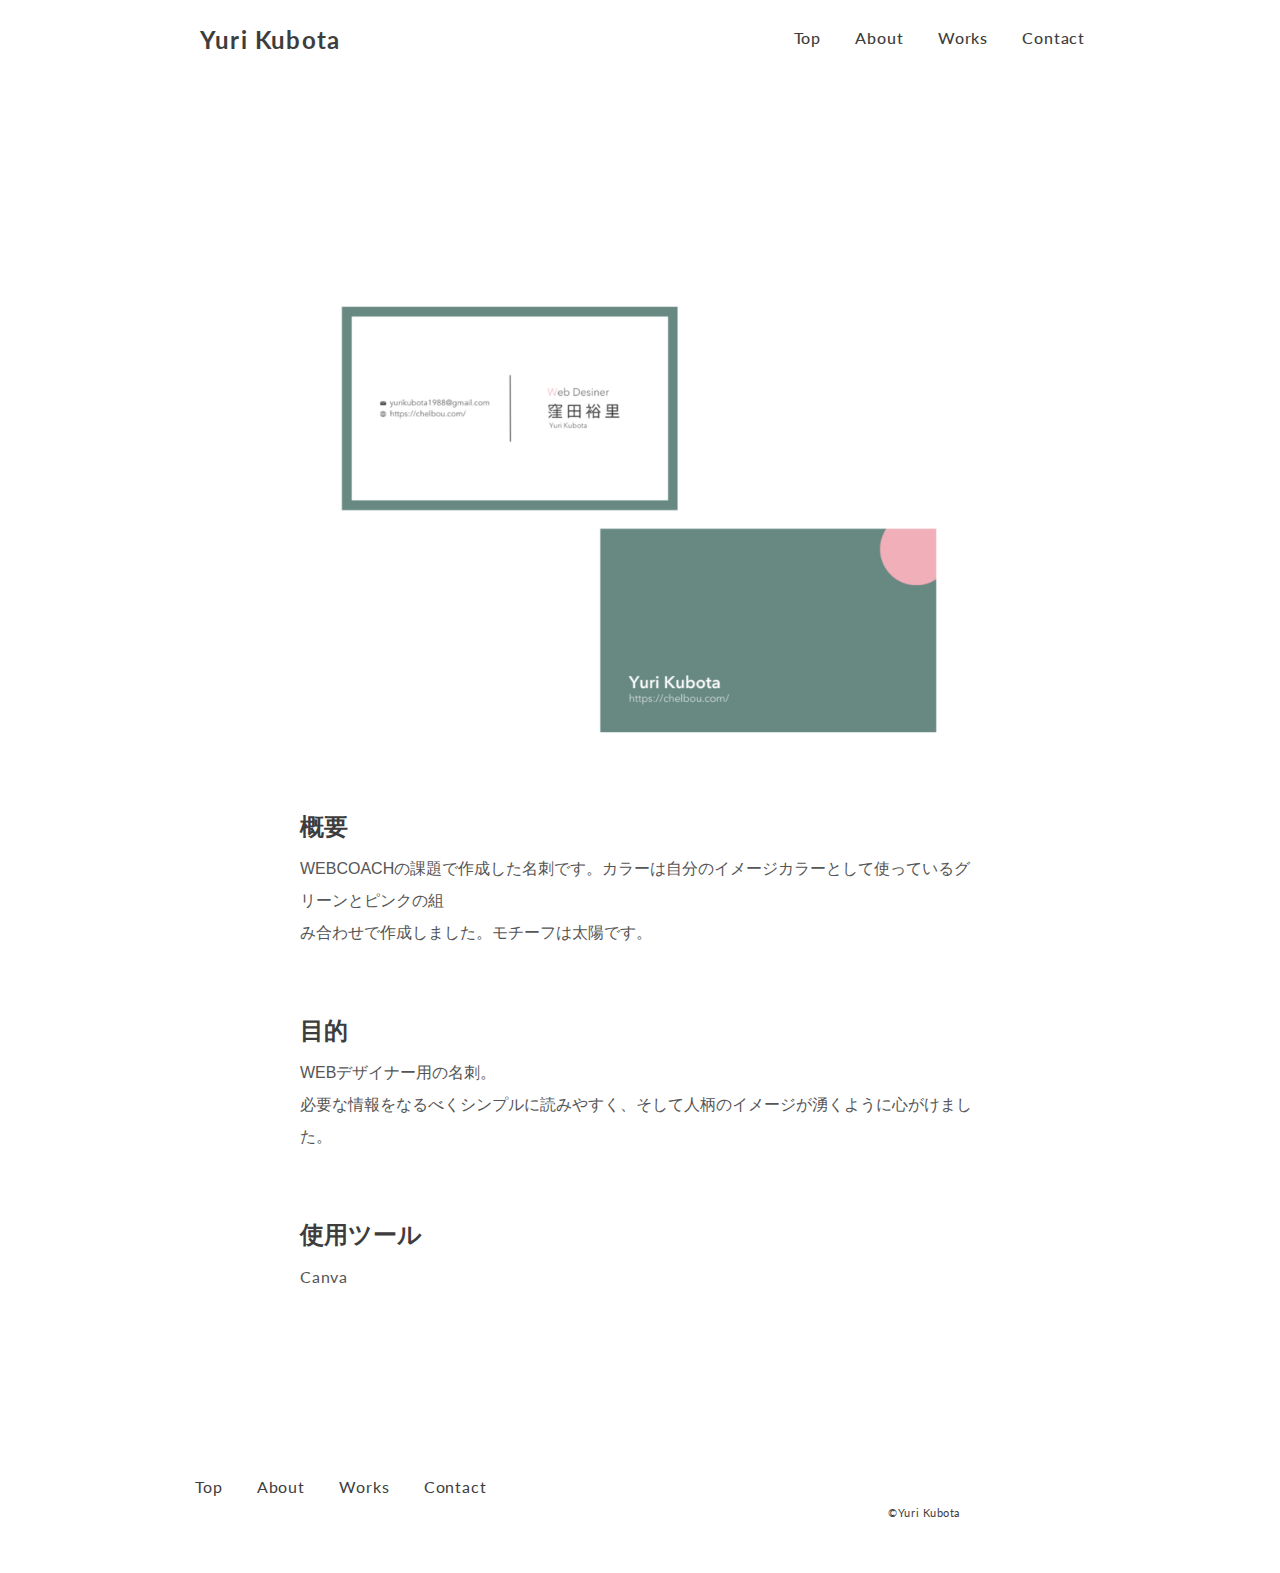
<file: works/meishi.html>
<!DOCTYPE html>
<html lang="ja">
<head>
  <meta charset="UTF-8">
  <meta name="viewport" content="width=device-width, initial-scale=1.0">
  <title>Yuri Kubota | Portfolio</title>
  <link href="https://fonts.googleapis.com/css2?family=Lato:wght@400;700&display=swap" rel="stylesheet">
  <link rel="stylesheet" href="../css/reset.css">
  <link rel="stylesheet" href="../css/style.css">
</head>
<body class="fade">
  <header>
    <h1><a href="../index.html" class="en">Yuri Kubota</a></h1>
    <nav>
      <a href="../index.html" class="en">Top</a>
      <a href="../about.html" class="en">About</a>
      <a href="../works.html" class="en">Works</a>
      <a href="../index.html#contact" class="en">Contact</a>
    </nav>
  </header>
<section id="meishi">
  <div class="title-wrapper">
    <h1 class="title">自分の<span class="highlight">名</span>刺</h1>
    <div class="underline"></div>
  </div>
  <div>
   <img src="../images/meishi.jpg" alt="自分の名刺">
   <h4>概要</h4>
   <p>WEBCOACHの課題で作成した名刺です。カラーは自分のイメージカラーとして使っているグリーンとピンクの組<br>
    み合わせで作成しました。モチーフは太陽です。
    </p>
    <h4>目的</h4>
   <p>WEBデザイナー用の名刺。<br>
    必要な情報をなるべくシンプルに読みやすく、そして人柄のイメージが湧くように心がけました。
    </p>
    <h4>使用ツール</h4>
   <p class="en">Canva</p>
  </div>
  </div>

</section>

  <footer>
    <nav>
      <a href="top" class="en">Top</a>
      <a href="#about" class="en">About</a>
      <a href="works" class="en">Works</a>
      <a href="#contact" class="en">Contact</a>
    </nav>
    <p class="en">©Yuri Kubota</p>
  </footer>

  <script src="../js/script.js"></script>
  <script>
  document.addEventListener("DOMContentLoaded", () => {
    document.body.classList.add("fade-in");

    const links = document.querySelectorAll("a:not([target='_blank'])");

    links.forEach(link => {
      link.addEventListener("click", e => {
        const href = link.getAttribute("href");

        if (!href || href.startsWith("#") || href.startsWith("javascript")) return;

        e.preventDefault();
        document.body.classList.add("fade-out");

        setTimeout(() => {
          window.location = href;
        }, 400);
      });
    });
  });
</script>
</body>
</html>
</file>
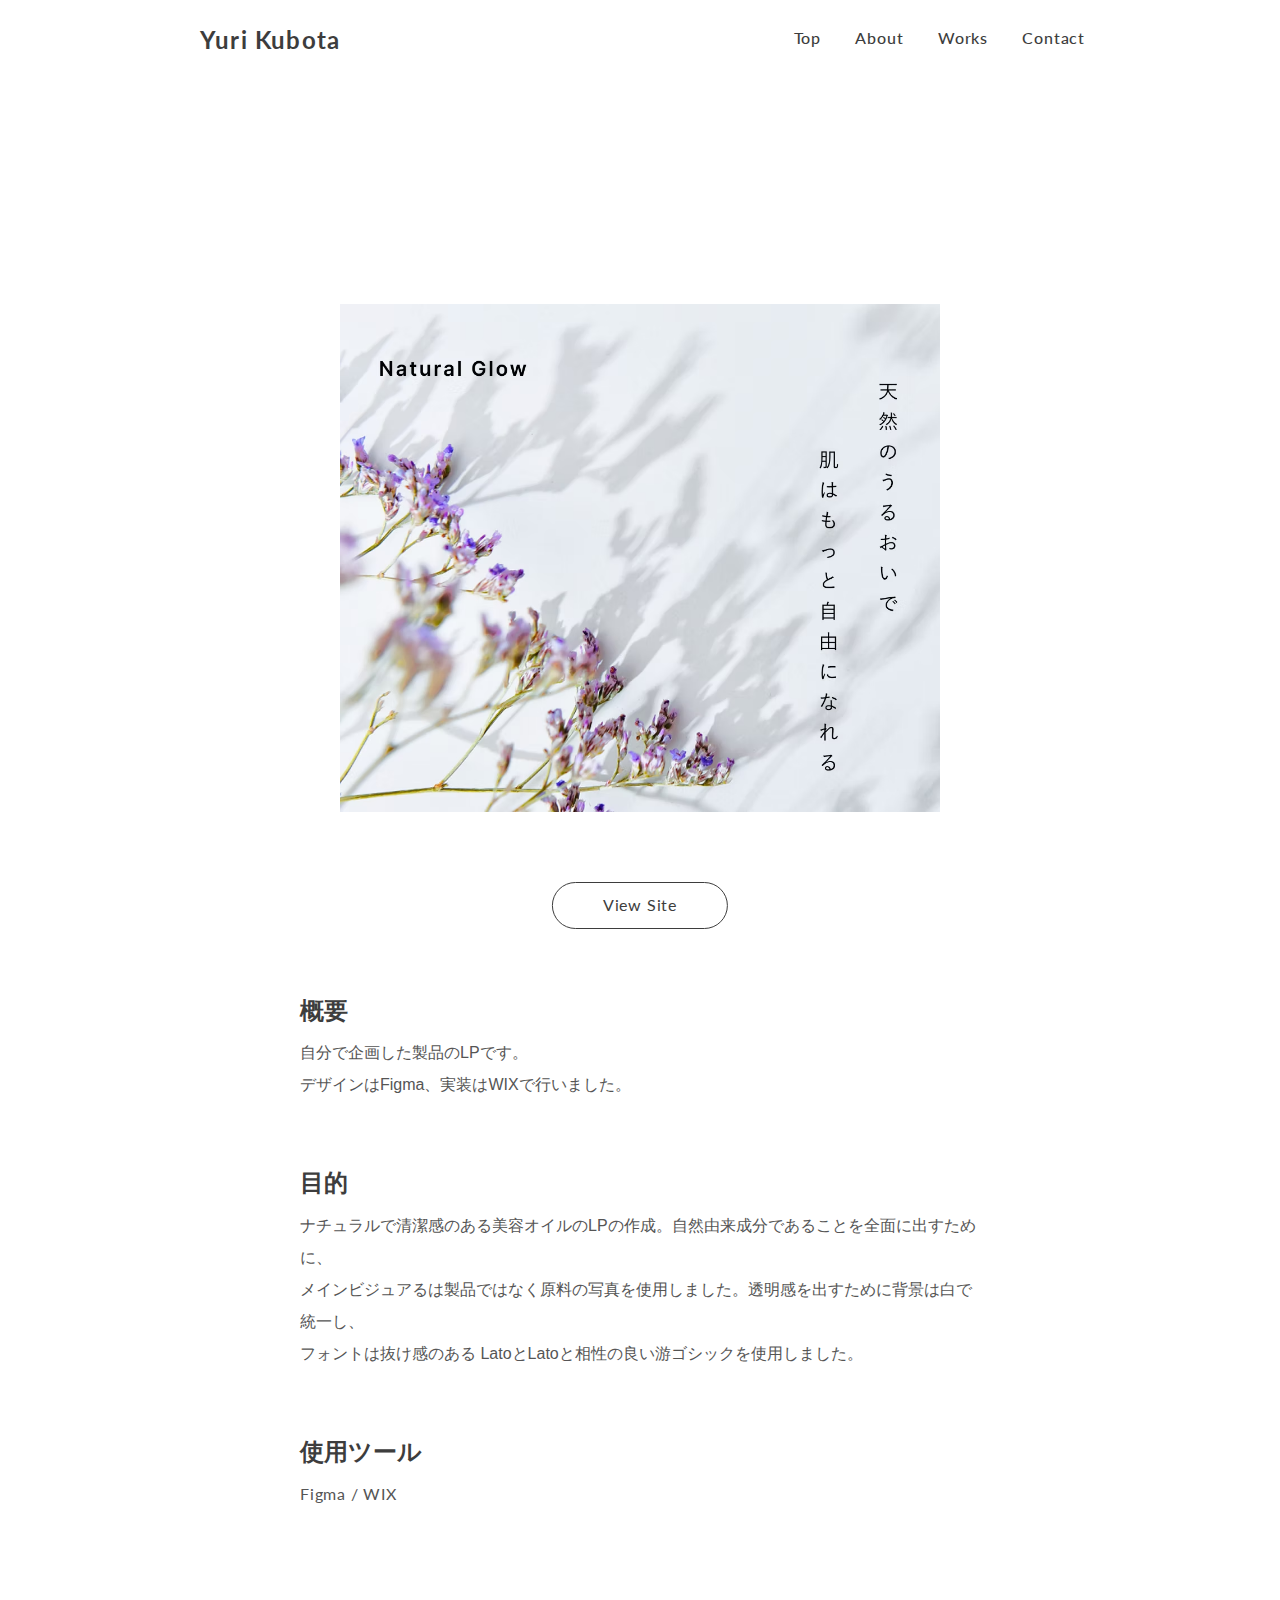
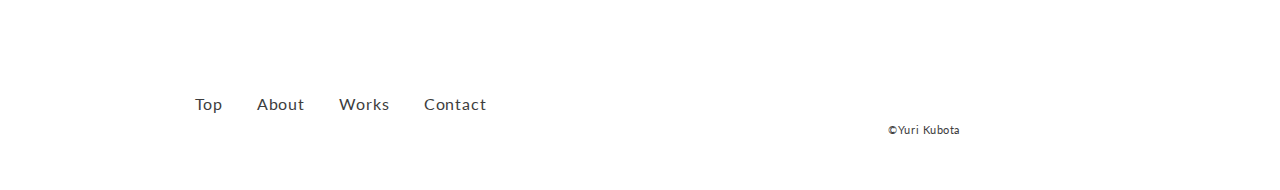
<file: works/natural.html>
<!DOCTYPE html>
<html lang="ja">
<head>
  <meta charset="UTF-8">
  <meta name="viewport" content="width=device-width, initial-scale=1.0">
  <title>Yuri Kubota | Portfolio</title>
  <link href="https://fonts.googleapis.com/css2?family=Lato:wght@400;700&display=swap" rel="stylesheet">
  <link rel="stylesheet" href="../css/reset.css">
  <link rel="stylesheet" href="../css/style.css">
</head>
<body class="fade">
  <header>
    <h1><a href="../index.html" class="en">Yuri Kubota</a></h1>
    <nav>
      <a href="../index.html" class="en">Top</a>
      <a href="../about.html" class="en">About</a>
      <a href="../works.html" class="en">Works</a>
      <a href="../index.html#contact" class="en">Contact</a>
    </nav>
  </header>
<section id="natural">
  <div class="title-wrapper">
    <h1 class="title en">L<span class="highlight">P</span></h1>
    <div class="underline"></div>
  </div>
  <div>
   <img src="../images/Natural Grlow.avif" alt="Natural Glow">
   <a href="https://yurikubota1988.wixsite.com/natural-glow" class="btn en">View Site</a>
   <h4>概要</h4>
   <p>自分で企画した製品のLPです。<br>
    デザインはFigma、実装はWIXで行いました。
    </p>
    <h4>目的</h4>
   <p>ナチュラルで清潔感のある美容オイルのLPの作成。自然由来成分であることを全面に出すために、<br>
    メインビジュアるは製品ではなく原料の写真を使用しました。透明感を出すために背景は白で統一し、<br>
    フォントは抜け感のある
LatoとLatoと相性の良い游ゴシックを使用しました。
    </p>
    <h4>使用ツール</h4>
   <p class="en">Figma / WIX</p>
  </div>
  </div>

</section>

  <footer>
    <nav>
      <a href="../index.html" class="en">Top</a>
      <a href="../about.html" class="en">About</a>
      <a href="../works.html" class="en">Works</a>
      <a href="../index.html#contact" class="en">Contact</a>
    </nav>
    <p class="en">©Yuri Kubota</p>
  </footer>

  <script src="../js/script.js"></script>
  <script>
  document.addEventListener("DOMContentLoaded", () => {
    document.body.classList.add("fade-in");

    const links = document.querySelectorAll("a:not([target='_blank'])");

    links.forEach(link => {
      link.addEventListener("click", e => {
        const href = link.getAttribute("href");

        if (!href || href.startsWith("#") || href.startsWith("javascript")) return;

        e.preventDefault();
        document.body.classList.add("fade-out");

        setTimeout(() => {
          window.location = href;
        }, 400);
      });
    });
  });
</script>
</body>
</html>
</file>
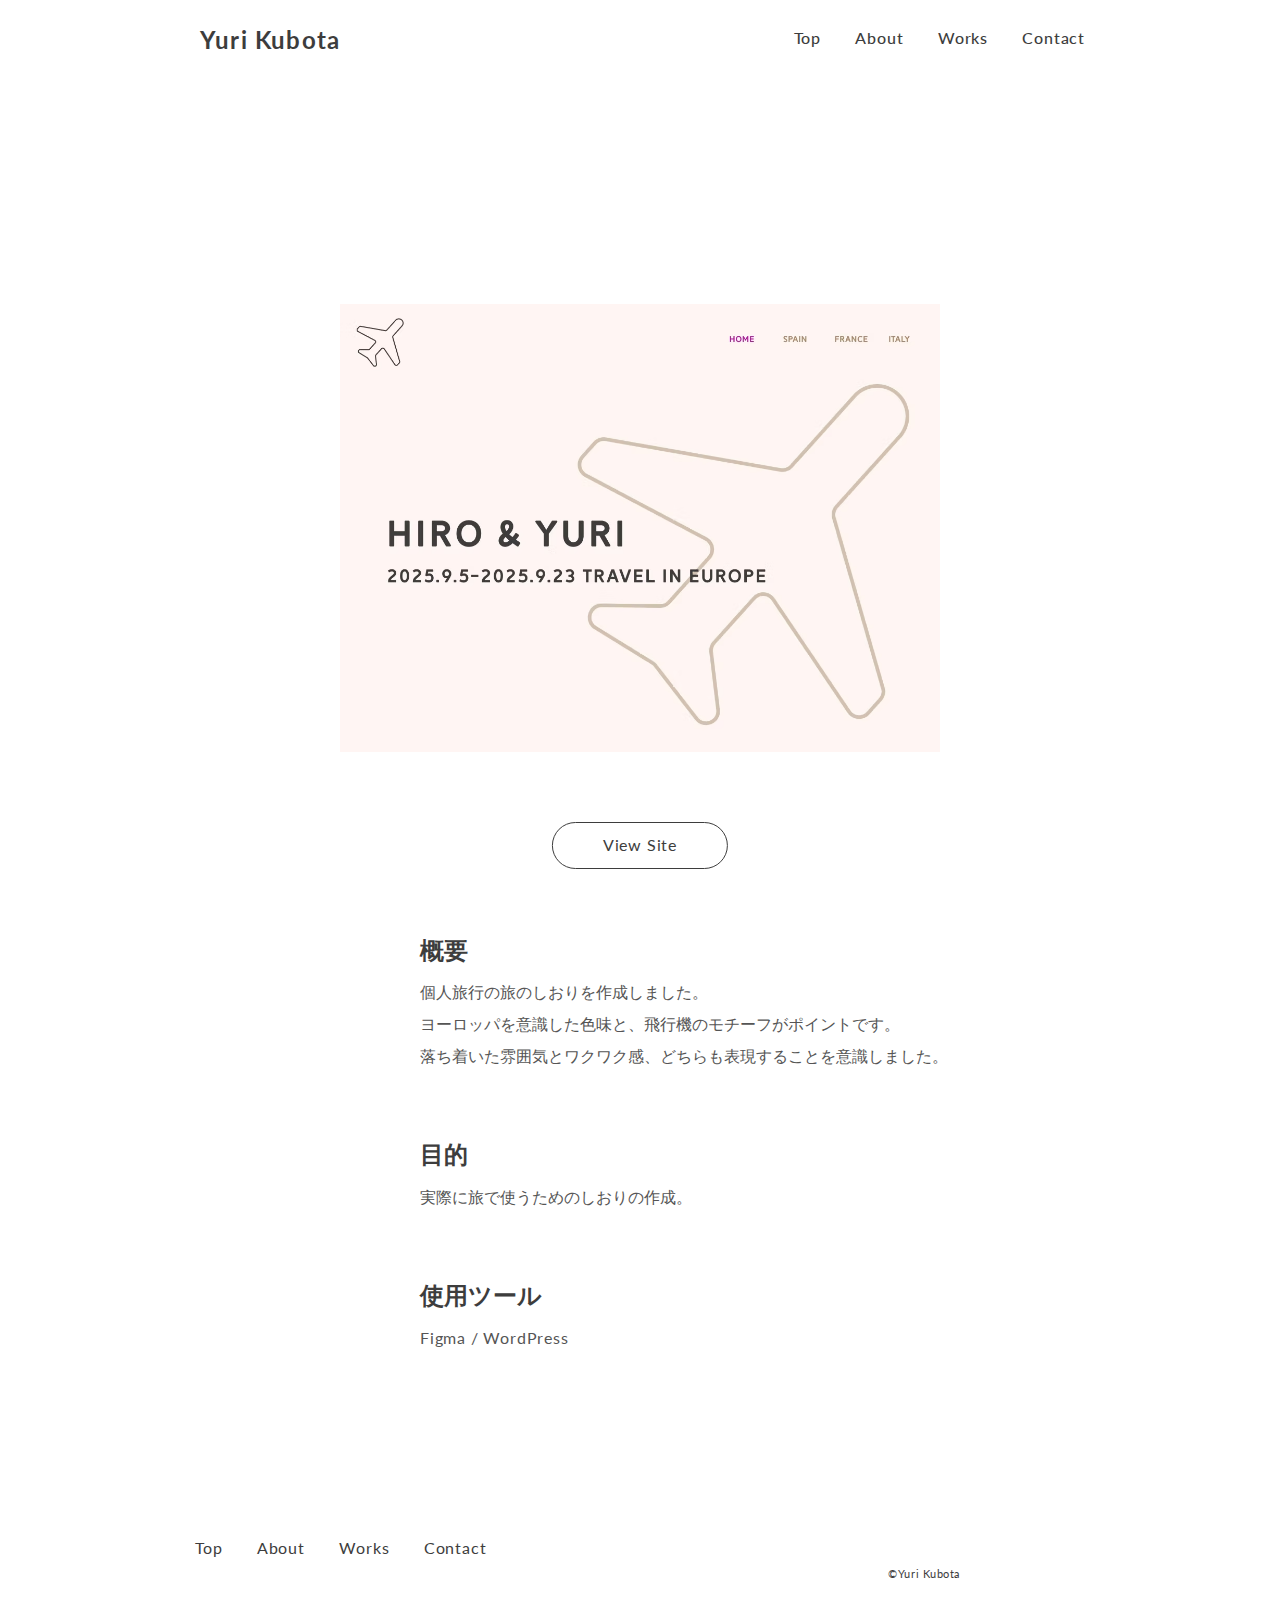
<file: works/tabi.html>
<!DOCTYPE html>
<html lang="ja">
<head>
  <meta charset="UTF-8">
  <meta name="viewport" content="width=device-width, initial-scale=1.0">
  <title>Yuri Kubota | Portfolio</title>
  <link href="https://fonts.googleapis.com/css2?family=Lato:wght@400;700&display=swap" rel="stylesheet">
  <link rel="stylesheet" href="../css/reset.css">
  <link rel="stylesheet" href="../css/style.css">
</head>
<body class="fade">
  <header>
    <h1><a href="../index.html" class="en">Yuri Kubota</a></h1>
    <nav>
      <a href="../index.html" class="en">Top</a>
      <a href="../about.html" class="en">About</a>
      <a href="../works.html" class="en">Works</a>
      <a href="../index.html#contact" class="en">Contact</a>
    </nav>
  </header>
<section id="tabi">
  <div class="title-wrapper">
    <h1 class="title"><span class="highlight">旅</span>のしおり</h1>
    <div class="underline"></div>
  </div>
  <div>
   <img src="../images/tabi.avif" alt="旅のしおり">
   <a href="https://hiro-yuri-europe2025.chelbou.com/" class="btn en">View Site</a>
   <h4>概要</h4>
   <p>個人旅行の旅のしおりを作成しました。<br>
      ヨーロッパを意識した色味と、飛行機のモチーフがポイントです。<br>
      ​落ち着いた雰囲気とワクワク感、どちらも表現することを意識しました。
    </p>
    <h4>目的</h4>
   <p>実際に旅で使うためのしおりの作成。
   </p>
    <h4>使用ツール</h4>
   <p class="en">Figma / WordPress</p>
  </div>
  </div>

</section>

  <footer>
    <nav>
      <a href="top" class="en">Top</a>
      <a href="#about" class="en">About</a>
      <a href="works" class="en">Works</a>
      <a href="#contact" class="en">Contact</a>
    </nav>
    <p class="en">©Yuri Kubota</p>
  </footer>

  <script src="../js/script.js"></script>
  <script>
  document.addEventListener("DOMContentLoaded", () => {
    document.body.classList.add("fade-in");

    const links = document.querySelectorAll("a:not([target='_blank'])");

    links.forEach(link => {
      link.addEventListener("click", e => {
        const href = link.getAttribute("href");

        if (!href || href.startsWith("#") || href.startsWith("javascript")) return;

        e.preventDefault();
        document.body.classList.add("fade-out");

        setTimeout(() => {
          window.location = href;
        }, 400);
      });
    });
  });
</script>
</body>
</html>
</file>
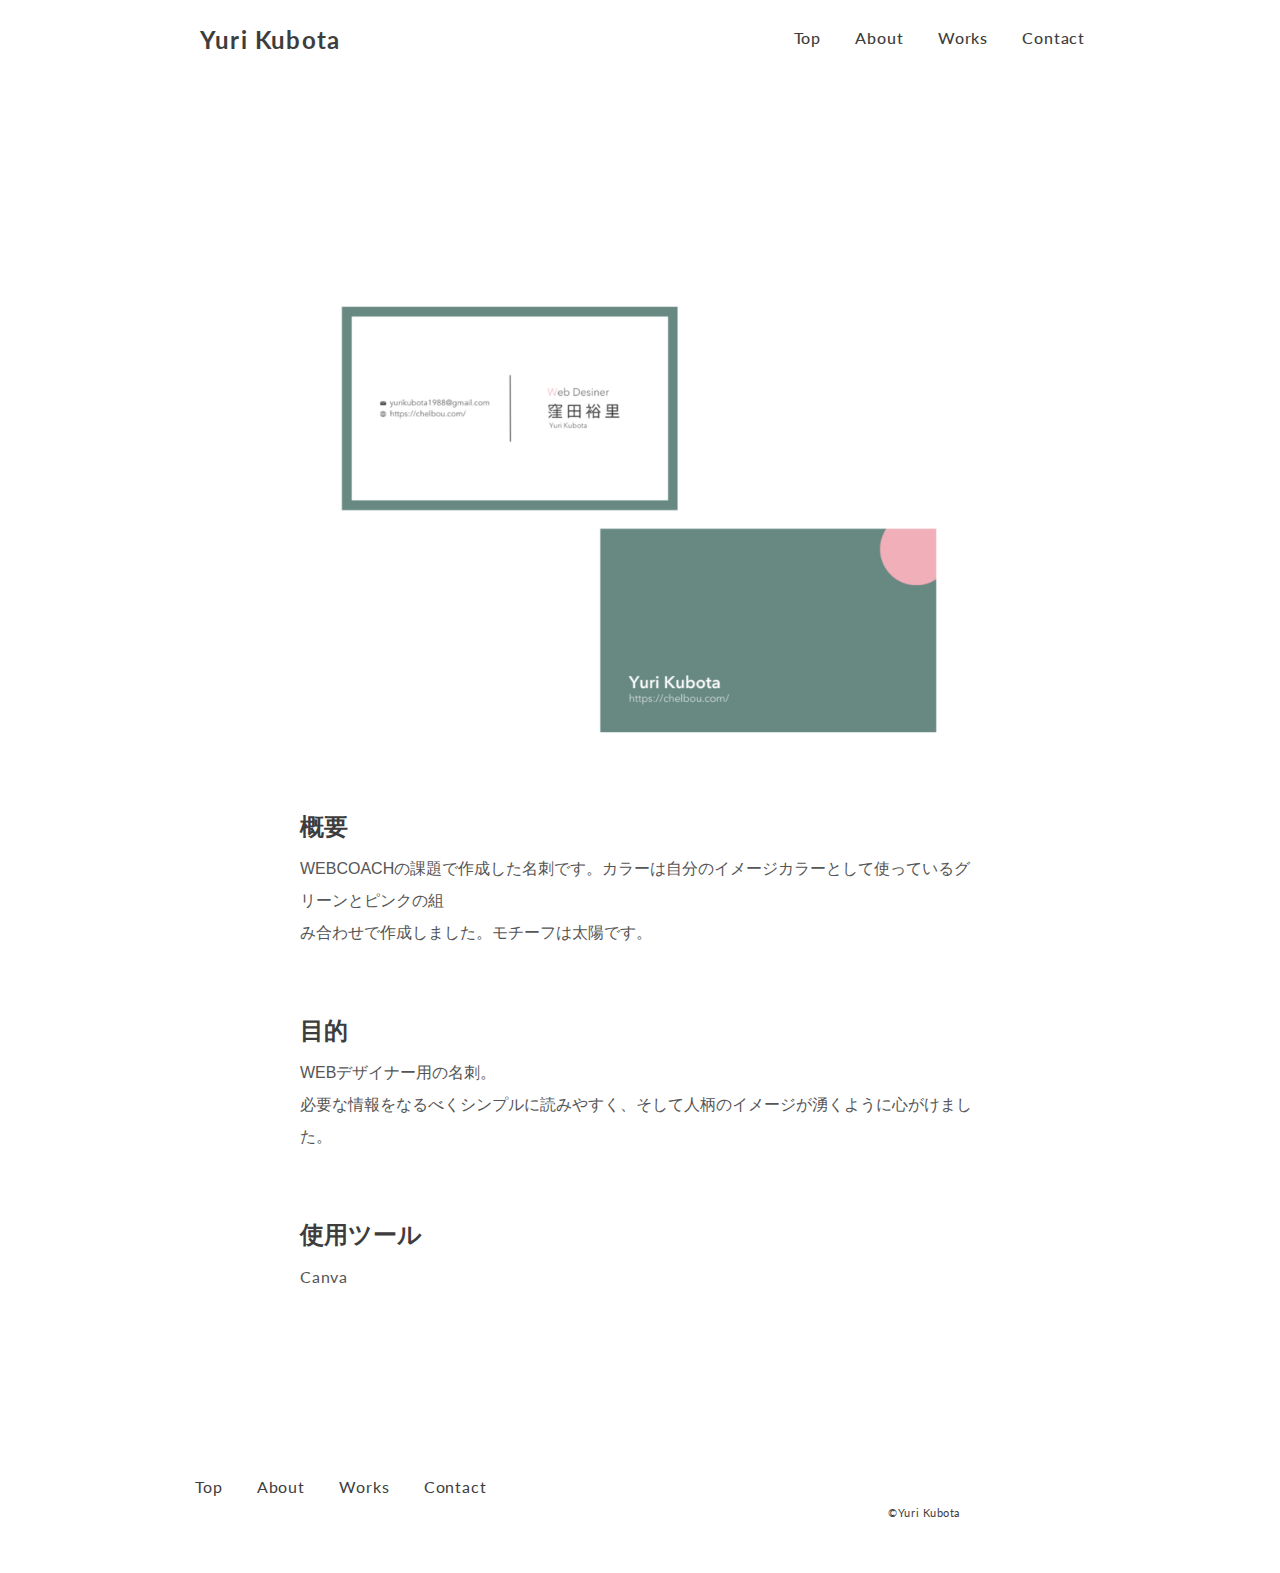
<file: Portfolio/works/meishi.html>
<!DOCTYPE html>
<html lang="ja">
<head>
  <meta charset="UTF-8">
  <meta name="viewport" content="width=device-width, initial-scale=1.0">
  <title>Yuri Kubota | Portfolio</title>
  <link href="https://fonts.googleapis.com/css2?family=Lato:wght@400;700&display=swap" rel="stylesheet">
  <link rel="stylesheet" href="../style.css">
</head>
<body class="fade">
  <header>
    <h1><a href="index.html" class="en">Yuri Kubota</a></h1>
    <nav>
      <a href="../index.html" class="en">Top</a>
      <a href="../about.html" class="en">About</a>
      <a href="../works.html" class="en">Works</a>
      <a href="../index.html#contact" class="en">Contact</a>
    </nav>
  </header>
<section id="meishi">
  <div class="title-wrapper">
    <h1 class="title">自分の<span class="highlight">名</span>刺</h1>
    <div class="underline"></div>
  </div>
  <div>
   <img src="../images/meishi.jpg" alt="自分の名刺">
   <h4>概要</h4>
   <p>WEBCOACHの課題で作成した名刺です。カラーは自分のイメージカラーとして使っているグリーンとピンクの組<br>
    み合わせで作成しました。モチーフは太陽です。
    </p>
    <h4>目的</h4>
   <p>WEBデザイナー用の名刺。<br>
    必要な情報をなるべくシンプルに読みやすく、そして人柄のイメージが湧くように心がけました。
    </p>
    <h4>使用ツール</h4>
   <p class="en">Canva</p>
  </div>
  </div>

</section>

  <footer>
    <nav>
      <a href="top" class="en">Top</a>
      <a href="#about" class="en">About</a>
      <a href="works" class="en">Works</a>
      <a href="#contact" class="en">Contact</a>
    </nav>
    <p class="en">©Yuri Kubota</p>
  </footer>

  <script src="../script.js"></script>
  <script>
  document.addEventListener("DOMContentLoaded", () => {
    document.body.classList.add("fade-in");

    const links = document.querySelectorAll("a:not([target='_blank'])");

    links.forEach(link => {
      link.addEventListener("click", e => {
        const href = link.getAttribute("href");

        if (!href || href.startsWith("#") || href.startsWith("javascript")) return;

        e.preventDefault();
        document.body.classList.add("fade-out");

        setTimeout(() => {
          window.location = href;
        }, 400);
      });
    });
  });
</script>
</body>
</html>
</file>
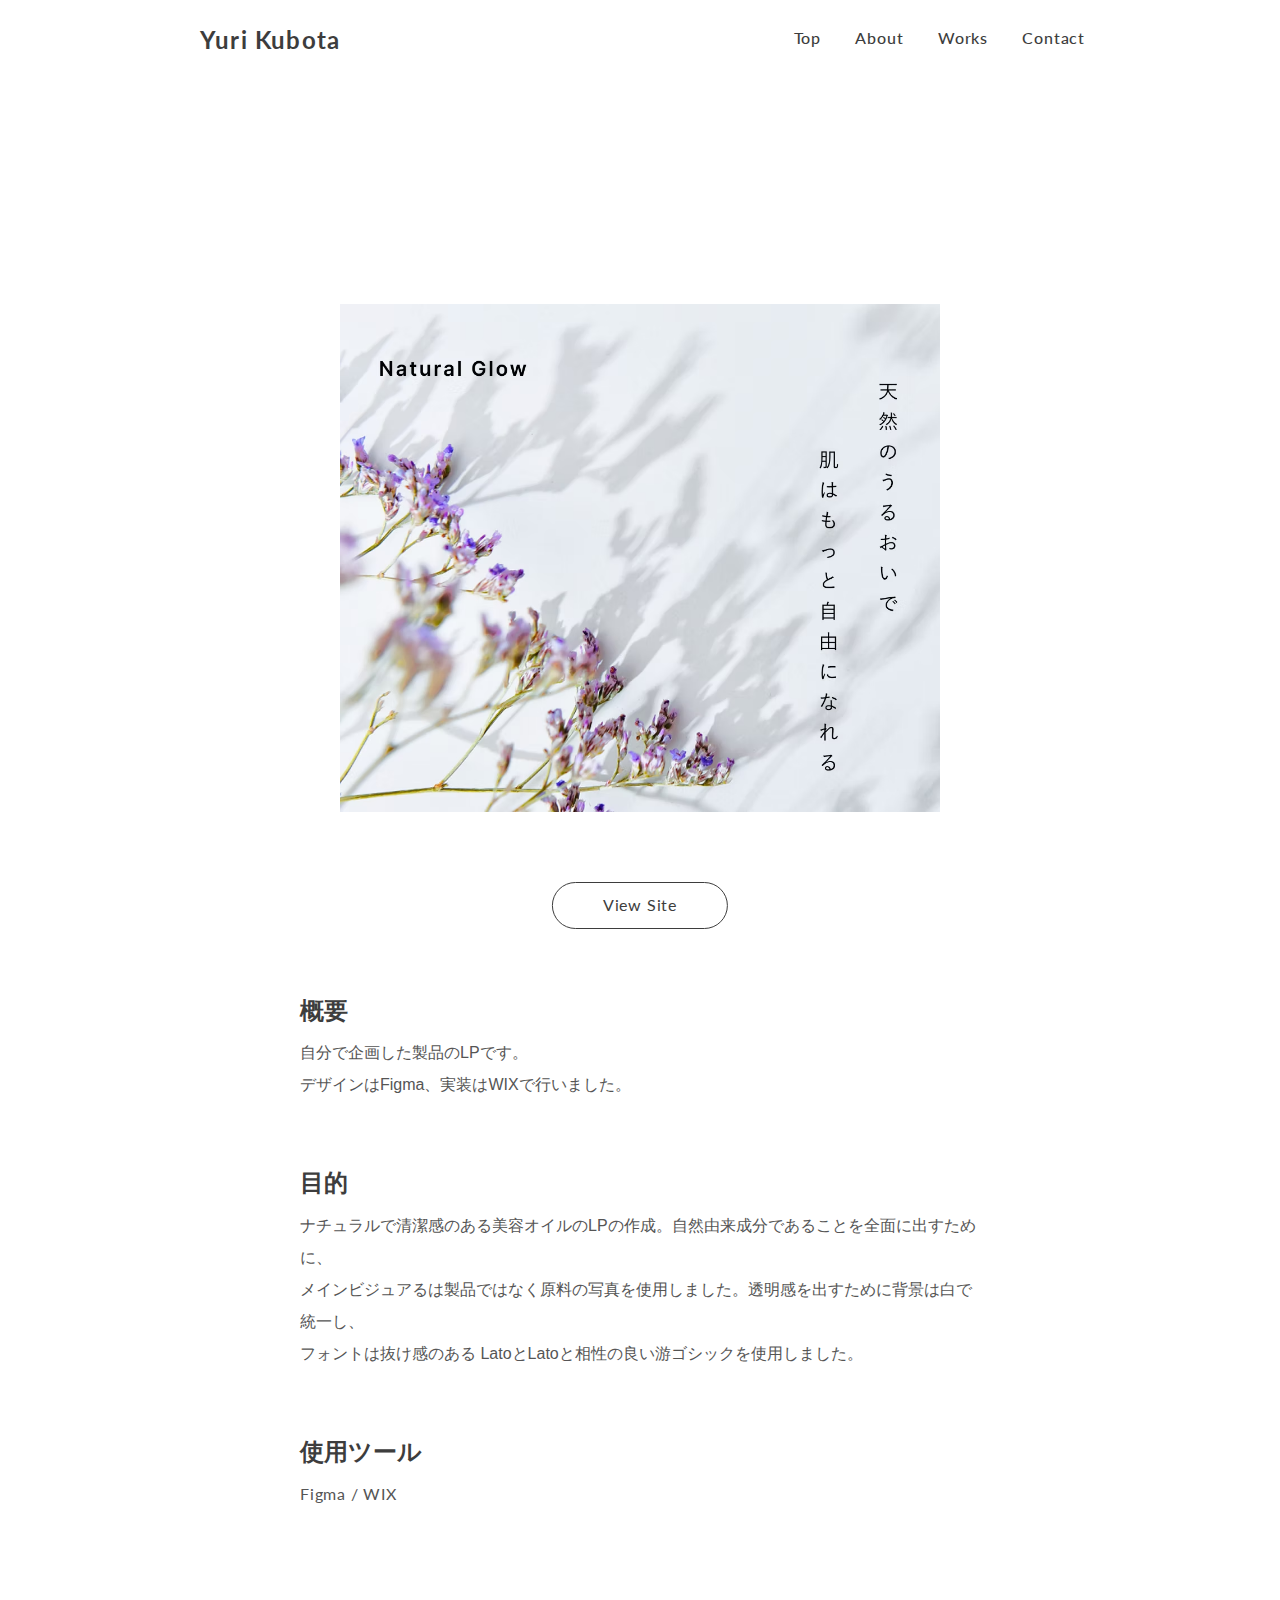
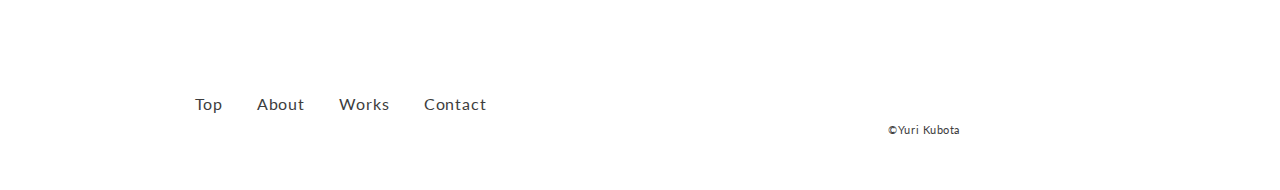
<file: Portfolio/works/natural.html>
<!DOCTYPE html>
<html lang="ja">
<head>
  <meta charset="UTF-8">
  <meta name="viewport" content="width=device-width, initial-scale=1.0">
  <title>Yuri Kubota | Portfolio</title>
  <link href="https://fonts.googleapis.com/css2?family=Lato:wght@400;700&display=swap" rel="stylesheet">
  <link rel="stylesheet" href="../style.css">
</head>
<body class="fade">
  <header>
    <h1><a href="index.html" class="en">Yuri Kubota</a></h1>
    <nav>
      <a href="../index.html" class="en">Top</a>
      <a href="../about.html" class="en">About</a>
      <a href="../works.html" class="en">Works</a>
      <a href="../index.html#contact" class="en">Contact</a>
    </nav>
  </header>
<section id="natural">
  <div class="title-wrapper">
    <h1 class="title en">L<span class="highlight">P</span></h1>
    <div class="underline"></div>
  </div>
  <div>
   <img src="../images/Natural Grlow.avif" alt="Natural Glow">
   <a href="https://yurikubota1988.wixsite.com/natural-glow" class="btn en">View Site</a>
   <h4>概要</h4>
   <p>自分で企画した製品のLPです。<br>
    デザインはFigma、実装はWIXで行いました。
    </p>
    <h4>目的</h4>
   <p>ナチュラルで清潔感のある美容オイルのLPの作成。自然由来成分であることを全面に出すために、<br>
    メインビジュアるは製品ではなく原料の写真を使用しました。透明感を出すために背景は白で統一し、<br>
    フォントは抜け感のある
LatoとLatoと相性の良い游ゴシックを使用しました。
    </p>
    <h4>使用ツール</h4>
   <p class="en">Figma / WIX</p>
  </div>
  </div>

</section>

  <footer>
    <nav>
      <a href="../index.html" class="en">Top</a>
      <a href="../about.html" class="en">About</a>
      <a href="../works.html" class="en">Works</a>
      <a href="../index.html#contact" class="en">Contact</a>
    </nav>
    <p class="en">©Yuri Kubota</p>
  </footer>

  <script src="../script.js"></script>
  <script>
  document.addEventListener("DOMContentLoaded", () => {
    document.body.classList.add("fade-in");

    const links = document.querySelectorAll("a:not([target='_blank'])");

    links.forEach(link => {
      link.addEventListener("click", e => {
        const href = link.getAttribute("href");

        if (!href || href.startsWith("#") || href.startsWith("javascript")) return;

        e.preventDefault();
        document.body.classList.add("fade-out");

        setTimeout(() => {
          window.location = href;
        }, 400);
      });
    });
  });
</script>
</body>
</html>
</file>
<file: style.css>
/* リセット（ブラウザごとの差をなくす） */
* {
  margin: 0;
  padding: 0;
  box-sizing: border-box;
}

/* ベース設定 */
/* 初期状態 */
body.fade {
  opacity: 0;
  transition: opacity 0.25s ease;
}

/* ページ読み込み時にフェードイン */
body.fade.fade-in {
  opacity: 1;
}

/* ページ遷移時にフェードアウト */
body.fade.fade-out {
  opacity: 0;
}

body {
  font-family: "游ゴシック体", Yugothic, sans-serif;
  color: #3d3d3d;
  line-height: 1.8;
  background-color: white;
}

.en {
  font-family:"Lato Hairline", "Lato", sans-serif;
  letter-spacing: 0.05em;
}

/* タイトル初期状態：透明・下に少しズレている */
.title {
  opacity: 0;
  transform: translateY(20px);
  transition: all 1s ease;
  margin-bottom: 5px;
}

/* タイトル表示状態 */
.title.show {
  opacity: 1;
  transform: translateY(0);
}

.underline {
  position: absolute;
  height: 1px;
  background-color: #3d3d3d; 
  width: 0;
  margin-top: -20px;
  left: 0;
  transform-origin: center;
  transition: width 1s ease;
}

/* ヘッダー */
header {
  background-color: white;
  padding: 10px 40px;
  display: flex;
  justify-content: space-between;
  align-items: center;
  position: sticky;
  top: 0;
  z-index: 10;
}

header h1 a{
  font-size: 1.5rem;
  letter-spacing: 1px;
  text-decoration: none;
  color: #3d3d3d;
  padding-left: 160px;
}

header h1 a:hover{
  color: #c93a85;
}

header nav {
  margin-right: 140px; /* ← 右側の余白を少し削る */
}

header nav a {
  margin-left: 30px;
  margin: 15px;
  text-decoration: none;
  color: #3d3d3d;
  font-weight: 500;
  transition: color 0.3s;
}

header nav a:hover {
  color: #c93a85;
}
#main-visual {
  position: relative;
  height: 650px;
  background-color: #688982; /* グリーン背景 */
  text-align: center;
  overflow: hidden;
}

.main-text {
  position: relative;
  margin-top: 250px;
  font-size: 3.8rem;
  font-weight: 100;
  color: #fff;
  text-align: left; /* ← 左寄せ */
  padding-left: 200px; /* ← 左に少し余白を作る */
  line-height: 1;

    /* ← アニメーション初期状態 */
  opacity: 0;
  transform: translateX(-50px); /* ← 左に少しずらしておく */
  transition: all 1.2s ease;   /* ← フェードインの時間と動き */
}

.main-text.show {
  opacity: 1;
  transform: translateX(0); /* ← 左から元の位置へ */
}

.main-text .highlight{
  color: #f1afb9;
}

.main-text .small{
    font-size: 2rem;
    line-height: 1.1;
    margin-top: -20px; 
}

/* 太陽 */
.sun {
  position: absolute;
  top: -80px;  /* 上から落ちる初期位置 */
  left: 80%;   /* 横中央 */
  transform: translateX(-50%);
  width: 300px;
  height: 300px;
  background-color: #f1afb9; /* 太陽の黄色 */
  border-radius: 50%;
  animation: drop-sun 2s ease forwards;
}

/* 太陽の落下アニメーション */
@keyframes drop-sun {
  0% {
    top: -200px;
    opacity: 0;
  }
  50% {
    opacity: 1;
  }
  100% {
    top: -30px; /* 最終位置 */
  }
}
/* トップメッセージ */
#chach {
  text-align: left;
  padding: 100px 200px;
}

#chach h1 {
  font-size: 3rem;
  margin-bottom: 20px;
}

#chach h1 .highlight{
  color: #f1afb9;
}

#chach p {
  font-size: 1rem;
  color: #555;
  line-height: 2;
}

/* 表示時に左右へ広がる */
#chach .underline.show {
  width: 78%; /* 好きな長さに調整可能 */
}

/* Aboutセクション */
#about {
  text-align: left;
  padding: 100px 200px;
}

#about h1 {
  font-size: 3rem;
  margin-bottom: 20px;
}

#about h1 .highlight{
  color: #ff9351;
}

#about img {
  width: 500px;
  margin: 20px 0;
}

/* about セクション内の写真と文章を横並び */
.about-content {
  display: flex;
  align-items: flex-start; /* 上揃え */
  gap: 40px; /* 写真と文章の間隔 */
  flex-wrap: wrap; /* 小さい画面で縦に並ぶ */
}

/* 文章部分 */
.about-text {
  flex: 1; /* 残りの幅を文章が使う */
  min-width: 200px; /* 小さい画面でもある程度の幅を確保 */
  padding-top: 15px;
}

#about p {
  max-width: 600px;
  margin: 10px auto;
  padding-top: 10px;
}

#about p.en{
    font-size: 1.8rem;
}

#about .underline.show {
  width: 25%; /* 好きな長さに調整可能 */
}

#about a.btn {
  display: block;      /* ブロック化 */
  width: max-content;  /* ボタンの幅だけに */
  margin: 20px auto 0; /* 上20px、左右自動、下0 */
}

/* Worksセクション */
#works {
  text-align: left;
  padding: 100px 200px;
}

#works h1 {
  font-size: 3rem;
  margin-bottom: 20px;
}

#works h1 .highlight{
  color: #74c6d8;
}

#works img {
  width: 450px;
  height: 300px;
  margin: 35px;
  transition: transform 0.3s;
}

#works a {
  display: inline-block;
  position: relative; /* 疑似要素の基準 */
  overflow: hidden;   /* オーバーレイがはみ出さないように */
}

#works a img {
  display: block;
  width: 450px;
  height: 300px;
  transition: transform 0.3s;
}

/* 拡大 */
#works a:hover img {
  transform: scale(1.05);
}

/* オーバーレイ */
#works a::after {
  content: "";
  position: absolute;
  top: 0;
  left: 0;
 width: 100%;
  height: 100%; 
  background-color: rgba(173, 216, 230, 0); /* 初期は透明 */
  transition: background-color 0.3s;
  pointer-events: none; /* クリックを邪魔しない */
}

#works a:hover::after {
  background-color: rgba(173, 216, 230, 0.3); /* 薄い水色オーバーレイ */
}

#works .underline.show {
  width: 25%; /* 好きな長さに調整可能 */
}

#works a.btn {
  display: block;      /* ブロック化 */
  width: max-content;  /* ボタンの幅だけに */
  margin: 20px auto 0; /* 上20px、左右自動、下0 */
}

/* Contactセクション */
#contact {
  text-align: left;
  padding: 100px 200px;
}

#contact h1 {
  font-size: 3rem;
  margin-bottom: 20px;
}

#contact h1 .highlight{
    color: #cb3dd6;
}

#contact h2 {
    padding-bottom: 20px;
}

#contact h4{
    font-size: 0.8rem;
}

#contact .underline.show {
  width: 28%; /* 好きな長さに調整可能 */
}

form {
  max-width: 800px;
  margin: 0 auto;
  text-align: left;
  margin: 10px;
}

input, textarea {
  width: 1000px;
  padding: 10px;
  margin-bottom: 20px;
  border: 1px solid #3d3d3d;
}

textarea{
    height: 100px;
}

input[type="submit"] {
  width: 200px;  
  display: block;  
  margin: 20px auto 0;
  margin-left: 390px;
  background-color: white;
  color: #3d3d3d;
  border-radius: 30px;
  border: 1px solid #3d3d3d;
  cursor: pointer;
  transition: background-color 0.3s;
}

input[type="submit"]:hover {
  background-color: #688982;
  color: white;
  border: none;
}

/* ボタン共通スタイル */
.btn {
  display: inline-block;
  padding: 5px 50px;
  background-color: white;
  color: #3d3d3d;
  border-radius: 30px;
  text-decoration: none;
  margin-top: 20px;
  border: 1px solid #3d3d3d;
  transition: background-color 0.3s;
}

.btn:hover {
  background-color: #688982;
  color: white;
  border: none;
}

/* フッター */
footer {
  color: #3d3d3d;
  text-align: left;
  padding: 50px 20px;
}

footer nav a {
  color: #3d3d3d;
  margin: 0 15px;
  text-decoration: none;
  font-weight: 500px;
}

footer nav {
  margin-left: 160px; /
}

footer nav a:hover {
  color: #c93a85;
}

footer p {
    font-size: 0.7rem;
    text-align: right;
    margin-right: 300px;

}

/* Plofole */
#about .highlight2{
    color: #cb3dd6;
}

/* Skills */
#skills {
  text-align: left;
  padding: 100px 200px;
}

#skills h1 {
  font-size: 3rem;
  margin-bottom: 20px;
}

#skills h1 .highlight{
  color: #74c6d8;
}

#skills p {
  font-size: 1rem;
  color: #555;
  line-height: 2;
}

/* 表示時に左右へ広がる */
#skills .underline.show {
  width: 23%; /* 好きな長さに調整可能 */
}

/* Strength */
#strength {
  text-align: left;
  padding: 100px 200px;
}

#strength h1 {
  font-size: 3rem;
  margin-bottom: 20px;
}

#strength h1 .highlight{
  color: #ff9351;
}

#strength p {
  font-size: 1rem;
  color: #555;
  line-height: 2;
  text-align: left;
}

/* 表示時に左右へ広がる */
#strength .underline.show {
  width: 29%; /* 好きな長さに調整可能 */
}

#strength h4 {
  font-size: 1.5rem;
  padding-bottom: 5px;
  padding-top: 30px;
}

#strength img {
  width: 90px;
  margin: 20px 0;
}

/* コンテナ（全体を横並びに） */
.strengths-container {
  display: flex;
  justify-content: space-between; /* 均等配置 */
  align-items: flex-start;
  gap: 140px; /* 各ブロックの間隔 */
  padding: 60px 200px;
  margin-left: -200px;
}

/* 各ブロック */
.strength {
  flex: 1; /* 均等に幅を分け合う */
  min-width: 250px; /* 小さすぎないように制限 */
  text-align: center;
}

/* Hobby */
#hobby {
  text-align: left;
  padding: 100px 200px;
}

#hobby h1 {
  font-size: 3rem;
  margin-bottom: 20px;
}

#hobby h1 .highlight{
  color: #ff9351;
}

#hobby p {
  font-size: 1rem;
  color: #555;
  line-height: 2;
  padding-bottom: 10px;
}

#hobby h4 {
  font-size: 1.5rem;
  padding-bottom: 5px;
  padding-top: 30px;
}

/* 表示時に左右へ広がる */
#hobby .underline.show {
  width: 25%; /* 好きな長さに調整可能 */
}

/* Worksセクション全体 */
.works {
  display: flex;
  flex-direction: column; /* ← 各作品を縦に積む */
  gap: 80px; /* 各作品間の余白 */
}

/* 各作品ブロック */
.work-item {
  display: flex;            /* ← 中身を横並びにする！ */
  align-items: center;      /* ← 画像とテキストを縦方向に中央揃え */
  gap: 100px;                /* ← 画像と文字の間のスペース */
  margin-left: 100px; 
}

/* 画像設定 */
.work-item img {
  width: 400px;             /* サイズ調整OK */
  height: auto;
}

/* テキスト部分 */
.work-text {
  flex: 1;                  /* ← 横幅を自然に調整 */
  text-align: left;         /* ← 左揃えにする */
}

.work-text h4 {
  font-size: 2rem;
  margin-bottom: 10px;
}

.work-text p {
  font-size: 1.5rem;
  color: #555;
  margin-bottom: 15px;
}

/* ボタン */
.work-text .btn {
  display: inline-block !important;  /* ← ブロックではなくインラインに */
  margin: 10px 0 0 0;     /* ← 上に余白だけつける。autoを消す！ */
  padding: 5px 40px;
  background-color: white;
  border: 1px solid #3d3d3d;
  border-radius: 30px;
  color: #3d3d3d;
  text-decoration: none;
  transition: all 0.3s;
}

.work-text .btn:hover {
  background-color: #688982;
  color: white;
  border: none;
}

/* meishi */
#meishi img {
  width: 600px;   /* ← 好きなサイズに調整 */
  height: auto;   /* ← 比率を維持して拡大縮小 */
  display: block; /* ← 下の余白などを安定させる */
  margin: 40px auto; /* ← 中央に配置 */
}

#meishi {
  text-align: left;
  padding: 100px 300px;
}

#meishi h1 {
  font-size: 3rem;
  margin-bottom: 20px;
}

#meishi h1 .highlight{
  color: #f1afb9;
}

#meishi p {
  font-size: 1rem;
  color: #555;
  line-height: 2;
  padding-bottom: 30px;
}

#meishi h4 {
  font-size: 1.5rem;
  padding-bottom: 5px;
  padding-top: 30px;
}

/* 表示時に左右へ広がる */
#meishi .underline.show {
  width: 38%; /* 好きな長さに調整可能 */
}

/* Komorebi */

#komorebi img {
  width: 600px;   /* ← 好きなサイズに調整 */
  height: auto;   /* ← 比率を維持して拡大縮小 */
  display: block; /* ← 下の余白などを安定させる */
  margin: 40px auto; /* ← 中央に配置 */
}

#komorebi {
  text-align: left;
  padding: 100px 300px;
}

#komorebi h1 {
  font-size: 3rem;
  margin-bottom: 20px;
}

#komorebi h1 .highlight{
  color: #74c6d8;
}

#komorebi p {
  font-size: 1rem;
  color: #555;
  line-height: 2;
  padding-bottom: 30px;
}

#komorebi h4 {
  font-size: 1.5rem;
  padding-bottom: 5px;
  padding-top: 30px;
}

/* 表示時に左右へ広がる */
#komorebi .underline.show {
  width: 25%; /* 好きな長さに調整可能 */
}

#komorebi .btn {
  display: inline-block;         /* 中央寄せが効くようにする */
  position: relative;
  left: 50%;                     /* 画面（または親の幅）の50%の位置へ */
  transform: translateX(-50%);   /* 自分の幅の半分だけ戻す＝中央寄せ */
  margin: 30px 0;                /* 上下に余白を追加 */
  padding: 8px 50px;
  background-color: white;
  color: #3d3d3d;
  border: 1px solid #3d3d3d;
  border-radius: 30px;
  text-decoration: none;
  transition: all 0.3s ease;
}

#komorebi .btn:hover {
  background-color: #688982;
  color: white;
  border: none;
}

/* Natural Glow */

#natural img {
  width: 600px;   /* ← 好きなサイズに調整 */
  height: auto;   /* ← 比率を維持して拡大縮小 */
  display: block; /* ← 下の余白などを安定させる */
  margin: 40px auto; /* ← 中央に配置 */
}

#natural {
  text-align: left;
  padding: 100px 300px;
}

#natural h1 {
  font-size: 3rem;
  margin-bottom: 20px;
}

#natural h1 .highlight{
  color: #ff9351;
}

#natural p {
  font-size: 1rem;
  color: #555;
  line-height: 2;
  padding-bottom: 30px;
}

#natural h4 {
  font-size: 1.5rem;
  padding-bottom: 5px;
  padding-top: 30px;
}

/* 表示時に左右へ広がる */
#natural .underline.show {
  width: 25%; /* 好きな長さに調整可能 */
}

#natural .btn {
  display: inline-block;         /* 中央寄せが効くようにする */
  position: relative;
  left: 50%;                     /* 画面（または親の幅）の50%の位置へ */
  transform: translateX(-50%);   /* 自分の幅の半分だけ戻す＝中央寄せ */
  margin: 30px 0;                /* 上下に余白を追加 */
  padding: 8px 50px;
  background-color: white;
  color: #3d3d3d;
  border: 1px solid #3d3d3d;
  border-radius: 30px;
  text-decoration: none;
  transition: all 0.3s ease;
}

#natural .btn:hover {
  background-color: #688982;
  color: white;
  border: none;
}

/* 旅のしおり */

#tabi img {
  width: 600px;   /* ← 好きなサイズに調整 */
  height: auto;   /* ← 比率を維持して拡大縮小 */
  display: block; /* ← 下の余白などを安定させる */
  margin: 40px auto; /* ← 中央に配置 */
}

#tabi {
  text-align: left;
  padding: 100px 300px;
}

#tabi h1 {
  font-size: 3rem;
  margin-bottom: 20px;
}

#tabi h1 .highlight{
  color: #e15e73;
}

#tabi p {
  font-size: 1rem;
  color: #555;
  line-height: 2;
  padding-bottom: 30px;
  padding-left: 120px;
}

#tabi h4 {
  font-size: 1.5rem;
  padding-bottom: 5px;
  padding-top: 30px;
  padding-left: 120px;
}

/* 表示時に左右へ広がる */
#tabi .underline.show {
  width: 38%; /* 好きな長さに調整可能 */
}

#tabi .btn {
  display: inline-block;         /* 中央寄せが効くようにする */
  position: relative;
  left: 50%;                     /* 画面（または親の幅）の50%の位置へ */
  transform: translateX(-50%);   /* 自分の幅の半分だけ戻す＝中央寄せ */
  margin: 30px 0;                /* 上下に余白を追加 */
  padding: 8px 50px;
  background-color: white;
  color: #3d3d3d;
  border: 1px solid #3d3d3d;
  border-radius: 30px;
  text-decoration: none;
  transition: all 0.3s ease;
}

#tabi .btn:hover {
  background-color: #688982;
  color: white;
  border: none;
}

/* バナー */

#banner img {
  width: 600px;   /* ← 好きなサイズに調整 */
  height: auto;   /* ← 比率を維持して拡大縮小 */
  display: block; /* ← 下の余白などを安定させる */
  margin: 40px auto; /* ← 中央に配置 */
}

#banner {
  text-align: left;
  padding: 100px 300px;
}

#banner h1 {
  font-size: 3rem;
  margin-bottom: 20px;
}

#banner h1 .highlight{
  color: #e15e73;
}

#banner p {
  font-size: 1rem;
  color: #555;
  line-height: 2;
  padding-bottom: 30px;
  padding-left: 120px;
}

#banner h4 {
  font-size: 1.5rem;
  padding-bottom: 5px;
  padding-top: 30px;
  padding-left: 120px;
}

/* 表示時に左右へ広がる */
#banner .underline.show {
  width: 32%; /* 好きな長さに調整可能 */
}

#banner .btn {
  display: inline-block;         /* 中央寄せが効くようにする */
  position: relative;
  left: 50%;                     /* 画面（または親の幅）の50%の位置へ */
  transform: translateX(-50%);   /* 自分の幅の半分だけ戻す＝中央寄せ */
  margin: 30px 0;                /* 上下に余白を追加 */
  padding: 8px 50px;
  background-color: white;
  color: #3d3d3d;
  border: 1px solid #3d3d3d;
  border-radius: 30px;
  text-decoration: none;
  transition: all 0.3s ease;
}

#banner .btn:hover {
  background-color: #688982;
  color: white;
  border: none;
}
</file>
<file: css/style.css>
/* リセット（ブラウザごとの差をなくす） */
* {
  margin: 0;
  padding: 0;
  box-sizing: border-box;
}

/* ベース設定 */
/* 初期状態 */
body.fade {
  opacity: 0;
  transition: opacity 0.25s ease;
}

/* ページ読み込み時にフェードイン */
body.fade.fade-in {
  opacity: 1;
}

/* ページ遷移時にフェードアウト */
body.fade.fade-out {
  opacity: 0;
}

body {
  font-family: "游ゴシック体", Yugothic, sans-serif;
  color: #3d3d3d;
  line-height: 1.8;
  background-color: white;
}

.en {
  font-family:"Lato Hairline", "Lato", sans-serif;
  letter-spacing: 0.05em;
}

/* タイトル初期状態：透明・下に少しズレている */
.title {
  opacity: 0;
  transform: translateY(20px);
  transition: all 1s ease;
  margin-bottom: 5px;
}

/* タイトル表示状態 */
.title.show {
  opacity: 1;
  transform: translateY(0);
}

.underline {
  position: absolute;
  height: 1px;
  background-color: #3d3d3d; 
  width: 0;
  margin-top: -20px;
  left: 0;
  transform-origin: center;
  transition: width 1s ease;
}

/* ヘッダー */
header {
  background-color: white;
  padding: 10px 40px;
  display: flex;
  justify-content: space-between;
  align-items: center;
  position: sticky;
  top: 0;
  z-index: 10;
}

header h1 a{
  font-size: 1.5rem;
  letter-spacing: 1px;
  text-decoration: none;
  color: #3d3d3d;
  padding-left: 160px;
}

header h1 a:hover{
  color: #c93a85;
}

header nav {
  margin-right: 140px; /* ← 右側の余白を少し削る */
}

header nav a {
  margin-left: 30px;
  margin: 15px;
  text-decoration: none;
  color: #3d3d3d;
  font-weight: 500;
  transition: color 0.3s;
}

header nav a:hover {
  color: #c93a85;
}
#main-visual {
  position: relative;
  height: 650px;
  background-color: #688982; /* グリーン背景 */
  text-align: center;
  overflow: hidden;
}

.main-text {
  position: relative;
  margin-top: 250px;
  font-size: 3.8rem;
  font-weight: 100;
  color: #fff;
  text-align: left; /* ← 左寄せ */
  padding-left: 200px; /* ← 左に少し余白を作る */
  line-height: 1;

    /* ← アニメーション初期状態 */
  opacity: 0;
  transform: translateX(-50px); /* ← 左に少しずらしておく */
  transition: all 1.2s ease;   /* ← フェードインの時間と動き */
}

.main-text.show {
  opacity: 1;
  transform: translateX(0); /* ← 左から元の位置へ */
}

.main-text .highlight{
  color: #f1afb9;
}

.main-text .small{
    font-size: 2rem;
    line-height: 1.1;
    margin-top: -20px; 
}

/* 太陽 */
.sun {
  position: absolute;
  top: -80px;  /* 上から落ちる初期位置 */
  left: 80%;   /* 横中央 */
  transform: translateX(-50%);
  width: 300px;
  height: 300px;
  background-color: #f1afb9; /* 太陽の黄色 */
  border-radius: 50%;
  animation: drop-sun 2s ease forwards;
}

/* 太陽の落下アニメーション */
@keyframes drop-sun {
  0% {
    top: -200px;
    opacity: 0;
  }
  50% {
    opacity: 1;
  }
  100% {
    top: -30px; /* 最終位置 */
  }
}
/* トップメッセージ */
#chach {
  text-align: left;
  padding: 100px 200px;
}

#chach h1 {
  font-size: 3rem;
  margin-bottom: 20px;
}

#chach h1 .highlight{
  color: #f1afb9;
}

#chach p {
  font-size: 1rem;
  color: #555;
  line-height: 2;
}

/* 表示時に左右へ広がる */
#chach .underline.show {
  width: 78%; /* 好きな長さに調整可能 */
}

/* Aboutセクション */
#about {
  text-align: left;
  padding: 100px 200px;
}

#about h1 {
  font-size: 3rem;
  margin-bottom: 20px;
}

#about h1 .highlight{
  color: #ff9351;
}

#about img {
  width: 500px;
  margin: 20px 0;
}

/* about セクション内の写真と文章を横並び */
.about-content {
  display: flex;
  align-items: flex-start; /* 上揃え */
  gap: 40px; /* 写真と文章の間隔 */
  flex-wrap: wrap; /* 小さい画面で縦に並ぶ */
}

/* 文章部分 */
.about-text {
  flex: 1; /* 残りの幅を文章が使う */
  min-width: 200px; /* 小さい画面でもある程度の幅を確保 */
  padding-top: 15px;
}

#about p {
  max-width: 600px;
  margin: 10px auto;
  padding-top: 10px;
}

#about p.en{
    font-size: 1.8rem;
}

#about .underline.show {
  width: 25%; /* 好きな長さに調整可能 */
}

#about a.btn {
  display: block;      /* ブロック化 */
  width: max-content;  /* ボタンの幅だけに */
  margin: 20px auto 0; /* 上20px、左右自動、下0 */
}

/* Worksセクション */
#works {
  text-align: left;
  padding: 100px 200px;
}

#works h1 {
  font-size: 3rem;
  margin-bottom: 20px;
}

#works h1 .highlight{
  color: #74c6d8;
}

#works img {
  width: 450px;
  height: 300px;
  margin: 35px;
  transition: transform 0.3s;
}

#works a {
  display: inline-block;
  position: relative; /* 疑似要素の基準 */
  overflow: hidden;   /* オーバーレイがはみ出さないように */
}

#works a img {
  display: block;
  width: 450px;
  height: 300px;
  transition: transform 0.3s;
}

/* 拡大 */
#works a:hover img {
  transform: scale(1.05);
}

/* オーバーレイ */
#works a::after {
  content: "";
  position: absolute;
  top: 0;
  left: 0;
 width: 100%;
  height: 100%; 
  background-color: rgba(173, 216, 230, 0); /* 初期は透明 */
  transition: background-color 0.3s;
  pointer-events: none; /* クリックを邪魔しない */
}

#works a:hover::after {
  background-color: rgba(173, 216, 230, 0.3); /* 薄い水色オーバーレイ */
}

#works .underline.show {
  width: 25%; /* 好きな長さに調整可能 */
}

#works a.btn {
  display: block;      /* ブロック化 */
  width: max-content;  /* ボタンの幅だけに */
  margin: 20px auto 0; /* 上20px、左右自動、下0 */
}

/* Contactセクション */
#contact {
  text-align: left;
  padding: 100px 200px;
}

#contact h1 {
  font-size: 3rem;
  margin-bottom: 20px;
}

#contact h1 .highlight{
    color: #cb3dd6;
}

#contact h2 {
    padding-bottom: 20px;
}

#contact h4{
    font-size: 0.8rem;
}

#contact .underline.show {
  width: 28%; /* 好きな長さに調整可能 */
}

form {
  max-width: 800px;
  margin: 0 auto;
  text-align: left;
  margin: 10px;
}

input, textarea {
  width: 1000px;
  padding: 10px;
  margin-bottom: 20px;
  border: 1px solid #3d3d3d;
}

textarea{
    height: 100px;
}

input[type="submit"] {
  width: 200px;
  height: 40px;
  display: flex;                /* ← フレックスで中身を中央揃え */
  align-items: center;          /* ← 縦方向に中央 */
  justify-content: center;      /* ← 横方向に中央 */
  padding: 0;                   /* ← 余白をリセット */
  margin: 20px auto 0;
  margin-left: 390px;
  font-size: 1rem;              /* ← 文字サイズを指定しておくと安定 */
  background-color: white;
  color: #3d3d3d;
  border-radius: 30px;
  border: 1px solid #3d3d3d;
  cursor: pointer;
  transition: background-color 0.3s;
  box-sizing: border-box;       /* ← 念のため */
}

input[type="submit"]:hover {
  background-color: #688982;
  color: white;
  border: none;
}

/* ボタン共通スタイル */
.btn {
  display: inline-block;
  padding: 5px 50px;
  background-color: white;
  color: #3d3d3d;
  border-radius: 30px;
  text-decoration: none;
  margin-top: 20px;
  border: 1px solid #3d3d3d;
  transition: background-color 0.3s;
}

.btn:hover {
  background-color: #688982;
  color: white;
  border: none;
}

/* フッター */
footer {
  color: #3d3d3d;
  text-align: left;
  padding: 50px 20px;
}

footer nav a {
  color: #3d3d3d;
  margin: 0 15px;
  text-decoration: none;
  font-weight: 500px;
}

footer nav {
  margin-left: 160px; /
}

footer nav a:hover {
  color: #c93a85;
}

footer p {
    font-size: 0.7rem;
    text-align: right;
    margin-right: 300px;

}

/* Plofole */
#about .highlight2{
    color: #cb3dd6;
}

/* Skills */
#skills {
  text-align: left;
  padding: 100px 200px;
}

#skills h1 {
  font-size: 3rem;
  margin-bottom: 20px;
}

#skills h1 .highlight{
  color: #74c6d8;
}

#skills p {
  font-size: 1rem;
  color: #555;
  line-height: 2;
}

/* 表示時に左右へ広がる */
#skills .underline.show {
  width: 23%; /* 好きな長さに調整可能 */
}

/* Strength */
#strength {
  text-align: left;
  padding: 100px 200px;
}

#strength h1 {
  font-size: 3rem;
  margin-bottom: 20px;
}

#strength h1 .highlight{
  color: #ff9351;
}

#strength p {
  font-size: 1rem;
  color: #555;
  line-height: 2;
  text-align: left;
  padding: 3px;
}

/* 表示時に左右へ広がる */
#strength .underline.show {
  width: 29%; /* 好きな長さに調整可能 */
}

#strength h4 {
  font-size: 1.5rem;
  padding-bottom: 5px;
  padding-top: 30px;
}

#strength img {
  display: block;
  width: 90px;
  margin: 20px auto 30px;
}

/* コンテナ（全体を横並びに） */
.strengths-container {
  display: flex;
  justify-content: space-between; /* 均等配置 */
  align-items: flex-start;
  gap: 140px; /* 各ブロックの間隔 */
  padding: 60px 200px;
  margin-left: -200px;
}

/* 各ブロック */
.strength {
  flex: 1; /* 均等に幅を分け合う */
  min-width: 250px; /* 小さすぎないように制限 */
  text-align: center;
}

/* Hobby */
#hobby {
  text-align: left;
  padding: 100px 200px;
}

#hobby h1 {
  font-size: 3rem;
  margin-bottom: 20px;
}

#hobby h1 .highlight{
  color: #ff9351;
}

#hobby p {
  font-size: 1rem;
  color: #555;
  line-height: 2;
  padding-bottom: 10px;
}

#hobby h4 {
  font-size: 1.5rem;
  padding-bottom: 5px;
  padding-top: 30px;
}

/* 表示時に左右へ広がる */
#hobby .underline.show {
  width: 25%; /* 好きな長さに調整可能 */
}

/* Worksセクション全体 */
.works {
  display: flex;
  flex-direction: column; /* ← 各作品を縦に積む */
  gap: 80px; /* 各作品間の余白 */
}

/* 各作品ブロック */
.work-item {
  display: flex;            /* ← 中身を横並びにする！ */
  align-items: center;      /* ← 画像とテキストを縦方向に中央揃え */
  gap: 100px;                /* ← 画像と文字の間のスペース */
  margin-left: 100px; 
}

/* 画像設定 */
.work-item img {
  width: 400px;             /* サイズ調整OK */
  height: auto;
}

/* テキスト部分 */
.work-text {
  flex: 1;                  /* ← 横幅を自然に調整 */
  text-align: left;         /* ← 左揃えにする */
}

.work-text h4 {
  font-size: 2rem;
  margin-bottom: 10px;
}

.work-text p {
  font-size: 1.5rem;
  color: #555;
  margin-bottom: 15px;
}

/* ボタン */
.work-text .btn {
  display: inline-block !important;  /* ← ブロックではなくインラインに */
  margin: 10px 0 0 0;     /* ← 上に余白だけつける。autoを消す！ */
  padding: 5px 40px;
  background-color: white;
  border: 1px solid #3d3d3d;
  border-radius: 30px;
  color: #3d3d3d;
  text-decoration: none;
  transition: all 0.3s;
}

.work-text .btn:hover {
  background-color: #688982;
  color: white;
  border: none;
}

/* meishi */
#meishi img {
  width: 600px;   /* ← 好きなサイズに調整 */
  height: auto;   /* ← 比率を維持して拡大縮小 */
  display: block; /* ← 下の余白などを安定させる */
  margin: 40px auto; /* ← 中央に配置 */
}

#meishi {
  text-align: left;
  padding: 100px 300px;
}

#meishi h1 {
  font-size: 3rem;
  margin-bottom: 20px;
}

#meishi h1 .highlight{
  color: #f1afb9;
}

#meishi p {
  font-size: 1rem;
  color: #555;
  line-height: 2;
  padding-bottom: 30px;
}

#meishi h4 {
  font-size: 1.5rem;
  padding-bottom: 5px;
  padding-top: 30px;
}

/* 表示時に左右へ広がる */
#meishi .underline.show {
  width: 38%; /* 好きな長さに調整可能 */
}

/* Komorebi */

#komorebi img {
  width: 600px;   /* ← 好きなサイズに調整 */
  height: auto;   /* ← 比率を維持して拡大縮小 */
  display: block; /* ← 下の余白などを安定させる */
  margin: 40px auto; /* ← 中央に配置 */
}

#komorebi {
  text-align: left;
  padding: 100px 300px;
}

#komorebi h1 {
  font-size: 3rem;
  margin-bottom: 20px;
}

#komorebi h1 .highlight{
  color: #74c6d8;
}

#komorebi p {
  font-size: 1rem;
  color: #555;
  line-height: 2;
  padding-bottom: 30px;
}

#komorebi h4 {
  font-size: 1.5rem;
  padding-bottom: 5px;
  padding-top: 30px;
}

/* 表示時に左右へ広がる */
#komorebi .underline.show {
  width: 25%; /* 好きな長さに調整可能 */
}

#komorebi .btn {
  display: inline-block;         /* 中央寄せが効くようにする */
  position: relative;
  left: 50%;                     /* 画面（または親の幅）の50%の位置へ */
  transform: translateX(-50%);   /* 自分の幅の半分だけ戻す＝中央寄せ */
  margin: 30px 0;                /* 上下に余白を追加 */
  padding: 8px 50px;
  background-color: white;
  color: #3d3d3d;
  border: 1px solid #3d3d3d;
  border-radius: 30px;
  text-decoration: none;
  transition: all 0.3s ease;
}

#komorebi .btn:hover {
  background-color: #688982;
  color: white;
  border: none;
}

/* Natural Glow */

#natural img {
  width: 600px;   /* ← 好きなサイズに調整 */
  height: auto;   /* ← 比率を維持して拡大縮小 */
  display: block; /* ← 下の余白などを安定させる */
  margin: 40px auto; /* ← 中央に配置 */
}

#natural {
  text-align: left;
  padding: 100px 300px;
}

#natural h1 {
  font-size: 3rem;
  margin-bottom: 20px;
}

#natural h1 .highlight{
  color: #ff9351;
}

#natural p {
  font-size: 1rem;
  color: #555;
  line-height: 2;
  padding-bottom: 30px;
}

#natural h4 {
  font-size: 1.5rem;
  padding-bottom: 5px;
  padding-top: 30px;
}

/* 表示時に左右へ広がる */
#natural .underline.show {
  width: 25%; /* 好きな長さに調整可能 */
}

#natural .btn {
  display: inline-block;         /* 中央寄せが効くようにする */
  position: relative;
  left: 50%;                     /* 画面（または親の幅）の50%の位置へ */
  transform: translateX(-50%);   /* 自分の幅の半分だけ戻す＝中央寄せ */
  margin: 30px 0;                /* 上下に余白を追加 */
  padding: 8px 50px;
  background-color: white;
  color: #3d3d3d;
  border: 1px solid #3d3d3d;
  border-radius: 30px;
  text-decoration: none;
  transition: all 0.3s ease;
}

#natural .btn:hover {
  background-color: #688982;
  color: white;
  border: none;
}

/* 旅のしおり */

#tabi img {
  width: 600px;   /* ← 好きなサイズに調整 */
  height: auto;   /* ← 比率を維持して拡大縮小 */
  display: block; /* ← 下の余白などを安定させる */
  margin: 40px auto; /* ← 中央に配置 */
}

#tabi {
  text-align: left;
  padding: 100px 300px;
}

#tabi h1 {
  font-size: 3rem;
  margin-bottom: 20px;
}

#tabi h1 .highlight{
  color: #e15e73;
}

#tabi p {
  font-size: 1rem;
  color: #555;
  line-height: 2;
  padding-bottom: 30px;
  padding-left: 120px;
}

#tabi h4 {
  font-size: 1.5rem;
  padding-bottom: 5px;
  padding-top: 30px;
  padding-left: 120px;
}

/* 表示時に左右へ広がる */
#tabi .underline.show {
  width: 38%; /* 好きな長さに調整可能 */
}

#tabi .btn {
  display: inline-block;         /* 中央寄せが効くようにする */
  position: relative;
  left: 50%;                     /* 画面（または親の幅）の50%の位置へ */
  transform: translateX(-50%);   /* 自分の幅の半分だけ戻す＝中央寄せ */
  margin: 30px 0;                /* 上下に余白を追加 */
  padding: 8px 50px;
  background-color: white;
  color: #3d3d3d;
  border: 1px solid #3d3d3d;
  border-radius: 30px;
  text-decoration: none;
  transition: all 0.3s ease;
}

#tabi .btn:hover {
  background-color: #688982;
  color: white;
  border: none;
}

/* バナー */

#banner img {
  width: 600px;   /* ← 好きなサイズに調整 */
  height: auto;   /* ← 比率を維持して拡大縮小 */
  display: block; /* ← 下の余白などを安定させる */
  margin: 40px auto; /* ← 中央に配置 */
}

#banner {
  text-align: left;
  padding: 100px 300px;
}

#banner h1 {
  font-size: 3rem;
  margin-bottom: 20px;
}

#banner h1 .highlight{
  color: #e15e73;
}

#banner p {
  font-size: 1rem;
  color: #555;
  line-height: 2;
  padding-bottom: 30px;
  padding-left: 120px;
}

#banner h4 {
  font-size: 1.5rem;
  padding-bottom: 5px;
  padding-top: 30px;
  padding-left: 120px;
}

/* 表示時に左右へ広がる */
#banner .underline.show {
  width: 32%; /* 好きな長さに調整可能 */
}

#banner .btn {
  display: inline-block;         /* 中央寄せが効くようにする */
  position: relative;
  left: 50%;                     /* 画面（または親の幅）の50%の位置へ */
  transform: translateX(-50%);   /* 自分の幅の半分だけ戻す＝中央寄せ */
  margin: 30px 0;                /* 上下に余白を追加 */
  padding: 8px 50px;
  background-color: white;
  color: #3d3d3d;
  border: 1px solid #3d3d3d;
  border-radius: 30px;
  text-decoration: none;
  transition: all 0.3s ease;
}

#banner .btn:hover {
  background-color: #688982;
  color: white;
  border: none;
}
</file>
<file: Portfolio/style.css>
/* リセット（ブラウザごとの差をなくす） */
* {
  margin: 0;
  padding: 0;
  box-sizing: border-box;
}

/* ベース設定 */
/* 初期状態 */
body.fade {
  opacity: 0;
  transition: opacity 0.25s ease;
}

/* ページ読み込み時にフェードイン */
body.fade.fade-in {
  opacity: 1;
}

/* ページ遷移時にフェードアウト */
body.fade.fade-out {
  opacity: 0;
}

body {
  font-family: "游ゴシック体", Yugothic, sans-serif;
  color: #3d3d3d;
  line-height: 1.8;
  background-color: white;
}

.en {
  font-family:"Lato Hairline", "Lato", sans-serif;
  letter-spacing: 0.05em;
}

/* タイトル初期状態：透明・下に少しズレている */
.title {
  opacity: 0;
  transform: translateY(20px);
  transition: all 1s ease;
  margin-bottom: 5px;
}

/* タイトル表示状態 */
.title.show {
  opacity: 1;
  transform: translateY(0);
}

.underline {
  position: absolute;
  height: 1px;
  background-color: #3d3d3d; 
  width: 0;
  margin-top: -20px;
  left: 0;
  transform-origin: center;
  transition: width 1s ease;
}

/* ヘッダー */
header {
  background-color: white;
  padding: 10px 40px;
  display: flex;
  justify-content: space-between;
  align-items: center;
  position: sticky;
  top: 0;
  z-index: 10;
}

header h1 a{
  font-size: 1.5rem;
  letter-spacing: 1px;
  text-decoration: none;
  color: #3d3d3d;
  padding-left: 160px;
}

header h1 a:hover{
  color: #c93a85;
}

header nav {
  margin-right: 140px; /* ← 右側の余白を少し削る */
}

header nav a {
  margin-left: 30px;
  margin: 15px;
  text-decoration: none;
  color: #3d3d3d;
  font-weight: 500;
  transition: color 0.3s;
}

header nav a:hover {
  color: #c93a85;
}
#main-visual {
  position: relative;
  height: 650px;
  background-color: #688982; /* グリーン背景 */
  text-align: center;
  overflow: hidden;
}

.main-text {
  position: relative;
  margin-top: 250px;
  font-size: 3.8rem;
  font-weight: 100;
  color: #fff;
  text-align: left; /* ← 左寄せ */
  padding-left: 200px; /* ← 左に少し余白を作る */
  line-height: 1;

    /* ← アニメーション初期状態 */
  opacity: 0;
  transform: translateX(-50px); /* ← 左に少しずらしておく */
  transition: all 1.2s ease;   /* ← フェードインの時間と動き */
}

.main-text.show {
  opacity: 1;
  transform: translateX(0); /* ← 左から元の位置へ */
}

.main-text .highlight{
  color: #f1afb9;
}

.main-text .small{
    font-size: 2rem;
    line-height: 1.1;
    margin-top: -20px; 
}

/* 太陽 */
.sun {
  position: absolute;
  top: -80px;  /* 上から落ちる初期位置 */
  left: 80%;   /* 横中央 */
  transform: translateX(-50%);
  width: 300px;
  height: 300px;
  background-color: #f1afb9; /* 太陽の黄色 */
  border-radius: 50%;
  animation: drop-sun 2s ease forwards;
}

/* 太陽の落下アニメーション */
@keyframes drop-sun {
  0% {
    top: -200px;
    opacity: 0;
  }
  50% {
    opacity: 1;
  }
  100% {
    top: -30px; /* 最終位置 */
  }
}
/* トップメッセージ */
#chach {
  text-align: left;
  padding: 100px 200px;
}

#chach h1 {
  font-size: 3rem;
  margin-bottom: 20px;
}

#chach h1 .highlight{
  color: #f1afb9;
}

#chach p {
  font-size: 1rem;
  color: #555;
  line-height: 2;
}

/* 表示時に左右へ広がる */
#chach .underline.show {
  width: 78%; /* 好きな長さに調整可能 */
}

/* Aboutセクション */
#about {
  text-align: left;
  padding: 100px 200px;
}

#about h1 {
  font-size: 3rem;
  margin-bottom: 20px;
}

#about h1 .highlight{
  color: #ff9351;
}

#about img {
  width: 500px;
  margin: 20px 0;
}

/* about セクション内の写真と文章を横並び */
.about-content {
  display: flex;
  align-items: flex-start; /* 上揃え */
  gap: 40px; /* 写真と文章の間隔 */
  flex-wrap: wrap; /* 小さい画面で縦に並ぶ */
}

/* 文章部分 */
.about-text {
  flex: 1; /* 残りの幅を文章が使う */
  min-width: 200px; /* 小さい画面でもある程度の幅を確保 */
  padding-top: 15px;
}

#about p {
  max-width: 600px;
  margin: 10px auto;
  padding-top: 10px;
}

#about p.en{
    font-size: 1.8rem;
}

#about .underline.show {
  width: 25%; /* 好きな長さに調整可能 */
}

#about a.btn {
  display: block;      /* ブロック化 */
  width: max-content;  /* ボタンの幅だけに */
  margin: 20px auto 0; /* 上20px、左右自動、下0 */
}

/* Worksセクション */
#works {
  text-align: left;
  padding: 100px 200px;
}

#works h1 {
  font-size: 3rem;
  margin-bottom: 20px;
}

#works h1 .highlight{
  color: #74c6d8;
}

#works img {
  width: 450px;
  height: 300px;
  margin: 35px;
  transition: transform 0.3s;
}

#works a {
  display: inline-block;
  position: relative; /* 疑似要素の基準 */
  overflow: hidden;   /* オーバーレイがはみ出さないように */
}

#works a img {
  display: block;
  width: 450px;
  height: 300px;
  transition: transform 0.3s;
}

/* 拡大 */
#works a:hover img {
  transform: scale(1.05);
}

/* オーバーレイ */
#works a::after {
  content: "";
  position: absolute;
  top: 0;
  left: 0;
 width: 100%;
  height: 100%; 
  background-color: rgba(173, 216, 230, 0); /* 初期は透明 */
  transition: background-color 0.3s;
  pointer-events: none; /* クリックを邪魔しない */
}

#works a:hover::after {
  background-color: rgba(173, 216, 230, 0.3); /* 薄い水色オーバーレイ */
}

#works .underline.show {
  width: 25%; /* 好きな長さに調整可能 */
}

#works a.btn {
  display: block;      /* ブロック化 */
  width: max-content;  /* ボタンの幅だけに */
  margin: 20px auto 0; /* 上20px、左右自動、下0 */
}

/* Contactセクション */
#contact {
  text-align: left;
  padding: 100px 200px;
}

#contact h1 {
  font-size: 3rem;
  margin-bottom: 20px;
}

#contact h1 .highlight{
    color: #cb3dd6;
}

#contact h2 {
    padding-bottom: 20px;
}

#contact h4{
    font-size: 0.8rem;
}

#contact .underline.show {
  width: 28%; /* 好きな長さに調整可能 */
}

form {
  max-width: 800px;
  margin: 0 auto;
  text-align: left;
  margin: 10px;
}

input, textarea {
  width: 1000px;
  padding: 10px;
  margin-bottom: 20px;
  border: 1px solid #3d3d3d;
}

textarea{
    height: 100px;
}

input[type="submit"] {
  width: 200px;  
  display: block;  
  margin: 20px auto 0;
  margin-left: 390px;
  background-color: white;
  color: #3d3d3d;
  border-radius: 30px;
  border: 1px solid #3d3d3d;
  cursor: pointer;
  transition: background-color 0.3s;
}

input[type="submit"]:hover {
  background-color: #688982;
  color: white;
  border: none;
}

/* ボタン共通スタイル */
.btn {
  display: inline-block;
  padding: 5px 50px;
  background-color: white;
  color: #3d3d3d;
  border-radius: 30px;
  text-decoration: none;
  margin-top: 20px;
  border: 1px solid #3d3d3d;
  transition: background-color 0.3s;
}

.btn:hover {
  background-color: #688982;
  color: white;
  border: none;
}

/* フッター */
footer {
  color: #3d3d3d;
  text-align: left;
  padding: 50px 20px;
}

footer nav a {
  color: #3d3d3d;
  margin: 0 15px;
  text-decoration: none;
  font-weight: 500px;
}

footer nav {
  margin-left: 160px; /
}

footer nav a:hover {
  color: #c93a85;
}

footer p {
    font-size: 0.7rem;
    text-align: right;
    margin-right: 300px;

}

/* Plofole */
#about .highlight2{
    color: #cb3dd6;
}

/* Skills */
#skills {
  text-align: left;
  padding: 100px 200px;
}

#skills h1 {
  font-size: 3rem;
  margin-bottom: 20px;
}

#skills h1 .highlight{
  color: #74c6d8;
}

#skills p {
  font-size: 1rem;
  color: #555;
  line-height: 2;
}

/* 表示時に左右へ広がる */
#skills .underline.show {
  width: 23%; /* 好きな長さに調整可能 */
}

/* Strength */
#strength {
  text-align: left;
  padding: 100px 200px;
}

#strength h1 {
  font-size: 3rem;
  margin-bottom: 20px;
}

#strength h1 .highlight{
  color: #ff9351;
}

#strength p {
  font-size: 1rem;
  color: #555;
  line-height: 2;
  text-align: left;
}

/* 表示時に左右へ広がる */
#strength .underline.show {
  width: 29%; /* 好きな長さに調整可能 */
}

#strength h4 {
  font-size: 1.5rem;
  padding-bottom: 5px;
  padding-top: 30px;
}

#strength img {
  width: 90px;
  margin: 20px 0;
}

/* コンテナ（全体を横並びに） */
.strengths-container {
  display: flex;
  justify-content: space-between; /* 均等配置 */
  align-items: flex-start;
  gap: 140px; /* 各ブロックの間隔 */
  padding: 60px 200px;
  margin-left: -200px;
}

/* 各ブロック */
.strength {
  flex: 1; /* 均等に幅を分け合う */
  min-width: 250px; /* 小さすぎないように制限 */
  text-align: center;
}

/* Hobby */
#hobby {
  text-align: left;
  padding: 100px 200px;
}

#hobby h1 {
  font-size: 3rem;
  margin-bottom: 20px;
}

#hobby h1 .highlight{
  color: #ff9351;
}

#hobby p {
  font-size: 1rem;
  color: #555;
  line-height: 2;
  padding-bottom: 10px;
}

#hobby h4 {
  font-size: 1.5rem;
  padding-bottom: 5px;
  padding-top: 30px;
}

/* 表示時に左右へ広がる */
#hobby .underline.show {
  width: 25%; /* 好きな長さに調整可能 */
}

/* Worksセクション全体 */
.works {
  display: flex;
  flex-direction: column; /* ← 各作品を縦に積む */
  gap: 80px; /* 各作品間の余白 */
}

/* 各作品ブロック */
.work-item {
  display: flex;            /* ← 中身を横並びにする！ */
  align-items: center;      /* ← 画像とテキストを縦方向に中央揃え */
  gap: 100px;                /* ← 画像と文字の間のスペース */
  margin-left: 100px; 
}

/* 画像設定 */
.work-item img {
  width: 400px;             /* サイズ調整OK */
  height: auto;
}

/* テキスト部分 */
.work-text {
  flex: 1;                  /* ← 横幅を自然に調整 */
  text-align: left;         /* ← 左揃えにする */
}

.work-text h4 {
  font-size: 2rem;
  margin-bottom: 10px;
}

.work-text p {
  font-size: 1.5rem;
  color: #555;
  margin-bottom: 15px;
}

/* ボタン */
.work-text .btn {
  display: inline-block !important;  /* ← ブロックではなくインラインに */
  margin: 10px 0 0 0;     /* ← 上に余白だけつける。autoを消す！ */
  padding: 5px 40px;
  background-color: white;
  border: 1px solid #3d3d3d;
  border-radius: 30px;
  color: #3d3d3d;
  text-decoration: none;
  transition: all 0.3s;
}

.work-text .btn:hover {
  background-color: #688982;
  color: white;
  border: none;
}

/* meishi */
#meishi img {
  width: 600px;   /* ← 好きなサイズに調整 */
  height: auto;   /* ← 比率を維持して拡大縮小 */
  display: block; /* ← 下の余白などを安定させる */
  margin: 40px auto; /* ← 中央に配置 */
}

#meishi {
  text-align: left;
  padding: 100px 300px;
}

#meishi h1 {
  font-size: 3rem;
  margin-bottom: 20px;
}

#meishi h1 .highlight{
  color: #f1afb9;
}

#meishi p {
  font-size: 1rem;
  color: #555;
  line-height: 2;
  padding-bottom: 30px;
}

#meishi h4 {
  font-size: 1.5rem;
  padding-bottom: 5px;
  padding-top: 30px;
}

/* 表示時に左右へ広がる */
#meishi .underline.show {
  width: 38%; /* 好きな長さに調整可能 */
}

/* Komorebi */

#komorebi img {
  width: 600px;   /* ← 好きなサイズに調整 */
  height: auto;   /* ← 比率を維持して拡大縮小 */
  display: block; /* ← 下の余白などを安定させる */
  margin: 40px auto; /* ← 中央に配置 */
}

#komorebi {
  text-align: left;
  padding: 100px 300px;
}

#komorebi h1 {
  font-size: 3rem;
  margin-bottom: 20px;
}

#komorebi h1 .highlight{
  color: #74c6d8;
}

#komorebi p {
  font-size: 1rem;
  color: #555;
  line-height: 2;
  padding-bottom: 30px;
}

#komorebi h4 {
  font-size: 1.5rem;
  padding-bottom: 5px;
  padding-top: 30px;
}

/* 表示時に左右へ広がる */
#komorebi .underline.show {
  width: 25%; /* 好きな長さに調整可能 */
}

#komorebi .btn {
  display: inline-block;         /* 中央寄せが効くようにする */
  position: relative;
  left: 50%;                     /* 画面（または親の幅）の50%の位置へ */
  transform: translateX(-50%);   /* 自分の幅の半分だけ戻す＝中央寄せ */
  margin: 30px 0;                /* 上下に余白を追加 */
  padding: 8px 50px;
  background-color: white;
  color: #3d3d3d;
  border: 1px solid #3d3d3d;
  border-radius: 30px;
  text-decoration: none;
  transition: all 0.3s ease;
}

#komorebi .btn:hover {
  background-color: #688982;
  color: white;
  border: none;
}

/* Natural Glow */

#natural img {
  width: 600px;   /* ← 好きなサイズに調整 */
  height: auto;   /* ← 比率を維持して拡大縮小 */
  display: block; /* ← 下の余白などを安定させる */
  margin: 40px auto; /* ← 中央に配置 */
}

#natural {
  text-align: left;
  padding: 100px 300px;
}

#natural h1 {
  font-size: 3rem;
  margin-bottom: 20px;
}

#natural h1 .highlight{
  color: #ff9351;
}

#natural p {
  font-size: 1rem;
  color: #555;
  line-height: 2;
  padding-bottom: 30px;
}

#natural h4 {
  font-size: 1.5rem;
  padding-bottom: 5px;
  padding-top: 30px;
}

/* 表示時に左右へ広がる */
#natural .underline.show {
  width: 25%; /* 好きな長さに調整可能 */
}

#natural .btn {
  display: inline-block;         /* 中央寄せが効くようにする */
  position: relative;
  left: 50%;                     /* 画面（または親の幅）の50%の位置へ */
  transform: translateX(-50%);   /* 自分の幅の半分だけ戻す＝中央寄せ */
  margin: 30px 0;                /* 上下に余白を追加 */
  padding: 8px 50px;
  background-color: white;
  color: #3d3d3d;
  border: 1px solid #3d3d3d;
  border-radius: 30px;
  text-decoration: none;
  transition: all 0.3s ease;
}

#natural .btn:hover {
  background-color: #688982;
  color: white;
  border: none;
}

/* 旅のしおり */

#tabi img {
  width: 600px;   /* ← 好きなサイズに調整 */
  height: auto;   /* ← 比率を維持して拡大縮小 */
  display: block; /* ← 下の余白などを安定させる */
  margin: 40px auto; /* ← 中央に配置 */
}

#tabi {
  text-align: left;
  padding: 100px 300px;
}

#tabi h1 {
  font-size: 3rem;
  margin-bottom: 20px;
}

#tabi h1 .highlight{
  color: #e15e73;
}

#tabi p {
  font-size: 1rem;
  color: #555;
  line-height: 2;
  padding-bottom: 30px;
  padding-left: 120px;
}

#tabi h4 {
  font-size: 1.5rem;
  padding-bottom: 5px;
  padding-top: 30px;
  padding-left: 120px;
}

/* 表示時に左右へ広がる */
#tabi .underline.show {
  width: 38%; /* 好きな長さに調整可能 */
}

#tabi .btn {
  display: inline-block;         /* 中央寄せが効くようにする */
  position: relative;
  left: 50%;                     /* 画面（または親の幅）の50%の位置へ */
  transform: translateX(-50%);   /* 自分の幅の半分だけ戻す＝中央寄せ */
  margin: 30px 0;                /* 上下に余白を追加 */
  padding: 8px 50px;
  background-color: white;
  color: #3d3d3d;
  border: 1px solid #3d3d3d;
  border-radius: 30px;
  text-decoration: none;
  transition: all 0.3s ease;
}

#tabi .btn:hover {
  background-color: #688982;
  color: white;
  border: none;
}

/* バナー */

#banner img {
  width: 600px;   /* ← 好きなサイズに調整 */
  height: auto;   /* ← 比率を維持して拡大縮小 */
  display: block; /* ← 下の余白などを安定させる */
  margin: 40px auto; /* ← 中央に配置 */
}

#banner {
  text-align: left;
  padding: 100px 300px;
}

#banner h1 {
  font-size: 3rem;
  margin-bottom: 20px;
}

#banner h1 .highlight{
  color: #e15e73;
}

#banner p {
  font-size: 1rem;
  color: #555;
  line-height: 2;
  padding-bottom: 30px;
  padding-left: 120px;
}

#banner h4 {
  font-size: 1.5rem;
  padding-bottom: 5px;
  padding-top: 30px;
  padding-left: 120px;
}

/* 表示時に左右へ広がる */
#banner .underline.show {
  width: 32%; /* 好きな長さに調整可能 */
}

#banner .btn {
  display: inline-block;         /* 中央寄せが効くようにする */
  position: relative;
  left: 50%;                     /* 画面（または親の幅）の50%の位置へ */
  transform: translateX(-50%);   /* 自分の幅の半分だけ戻す＝中央寄せ */
  margin: 30px 0;                /* 上下に余白を追加 */
  padding: 8px 50px;
  background-color: white;
  color: #3d3d3d;
  border: 1px solid #3d3d3d;
  border-radius: 30px;
  text-decoration: none;
  transition: all 0.3s ease;
}

#banner .btn:hover {
  background-color: #688982;
  color: white;
  border: none;
}
</file>
